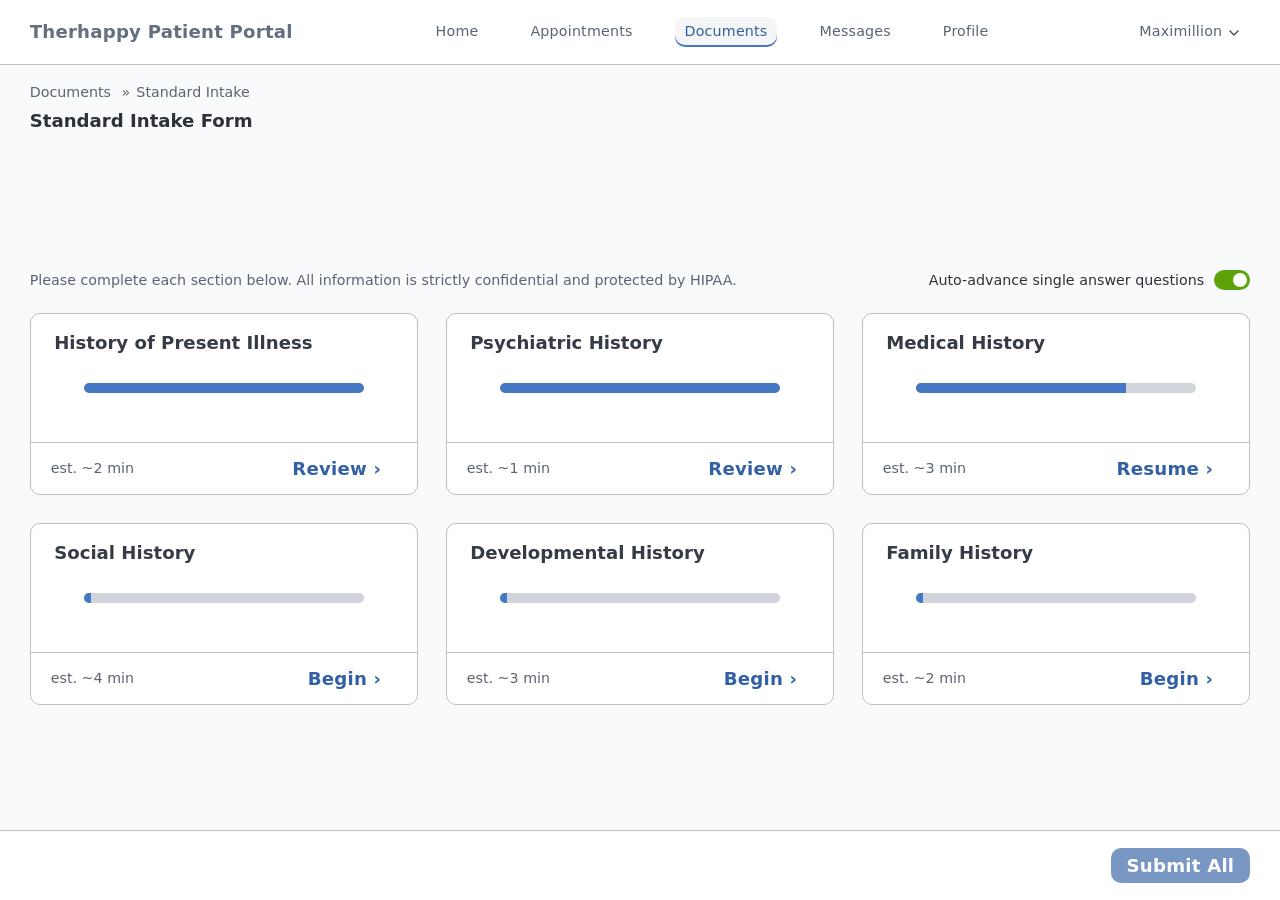
<file: index.html>
<!DOCTYPE html>
<html lang="en">

<head>
    <meta charset="utf-8">
    <meta name="viewport" content="width=device-width, initial-scale=1.0">
    <title>Prototype: Mobile Forms [DO-#####]</title>
    <link rel="stylesheet" href="app.css">
    <script src="app.js" defer></script>
    <meta name="author" content="ICANotes, LLC">
    <meta name="description" content="mobile forms system">
</head>

<body class="cover">

    <header class="stack-x">
        <span class="logo">Therhappy Patient Portal</span>
        <nav class="header-nav" aria-label="Main">
            <a href="#">Home</a>
            <a href="#">Appointments</a>
            <a href="index.html" class="active">Documents</a>
            <a href="#">Messages</a>
            <a href="#">Profile</a>
        </nav>
        <button class="user-menu" aria-expanded="false">
            Maximillion
            <svg xmlns="http://www.w3.org/2000/svg" width="16" height="16" viewBox="0 0 24 24" fill="none" stroke="currentColor" stroke-width="2" stroke-linecap="round" stroke-linejoin="round" aria-hidden="true">
                <path d="m6 9 6 6 6-6" />
            </svg>
        </button>
        <button id="main-menu" class="with-icon" onclick="menu()" aria-expanded="false" aria-label="Open menu">
            <svg class="icon" viewBox="0 0 10 10" stroke="currentColor" stroke-width="1.3">
                <path class="menu" d="M0,1 10,1 M0,5 10,5 M0,9 10,9" />
                <path class="x" d="M1,1 9,9 M5,5 5,5 M1,9 9,1" />
            </svg>
        </button>
    </header>

    <div class="stack-y" style="--gap:var(--space-05-15)">
        <nav class="breadcrumbs"><a href="index.html">Documents</a> <span>Standard Intake</span></nav>
        <h1>Standard Intake Form</h1>
    </div>

    <main>
        <div class="stack-x u-mbs30">
            <p class="hint">Please complete each section below. All information is strictly confidential and protected by HIPAA.</p>
            <label class="switch">
                <span>Auto-advance single answer questions</span>
                <input type="checkbox" id="auto-advance" checked>
            </label>
        </div>

        <div class="form-card-grid u-mbs3055">

            <div class="form-card">
                <div class="form-card-body">
                    <h2>History of Present Illness</h2>
                    <progress-bar value="100" max=" 100"></progress-bar>
                </div>
                <div class="form-card-footer">
                    <span class="hint">est. ~2 min</span>
                    <a href="1-start.html" class="btn">Review ›</a>
                </div>
            </div>

            <div class="form-card">
                <div class="form-card-body">
                    <h2>Psychiatric History</h2>
                    <progress-bar value="100" max="100"></progress-bar>
                </div>
                <div class="form-card-footer">
                    <span class="hint">est. ~1 min</span>
                    <a href="1-start.html" class="btn">Review ›</a>
                </div>
            </div>

            <div class="form-card">
                <div class="form-card-body">
                    <h2>Medical History</h2>
                    <progress-bar value="75" max="100"></progress-bar>
                </div>
                <div class="form-card-footer">
                    <span class="hint">est. ~3 min</span>
                    <a href="1-start.html" class="btn">Resume ›</a>
                </div>
            </div>

            <div class="form-card">
                <div class="form-card-body">
                    <h2>Social History</h2>
                    <progress-bar value="2.5" max="100"></progress-bar>
                </div>
                <div class="form-card-footer">
                    <span class="hint">est. ~4 min</span>
                    <a href="1-start.html" class="btn">Begin ›</a>
                </div>
            </div>

            <div class="form-card">
                <div class="form-card-body">
                    <h2>Developmental History</h2>
                    <progress-bar value="2.5" max="100"></progress-bar>
                </div>
                <div class="form-card-footer">
                    <span class="hint">est. ~3 min</span>
                    <a href="1-start.html" class="btn">Begin ›</a>
                </div>
            </div>

            <div class="form-card">
                <div class="form-card-body">
                    <h2>Family History</h2>
                    <progress-bar value="2.5" max="100"></progress-bar>
                </div>
                <div class="form-card-footer">
                    <span class="hint">est. ~2 min</span>
                    <a href="1-start.html" class="btn">Begin ›</a>
                </div>
            </div>

        </div>
    </main>

    <footer>
        <nav class="stack-x">
            <button class="primary" disabled>Submit All</button>
        </nav>
    </footer>

</body>

</html>
</file>
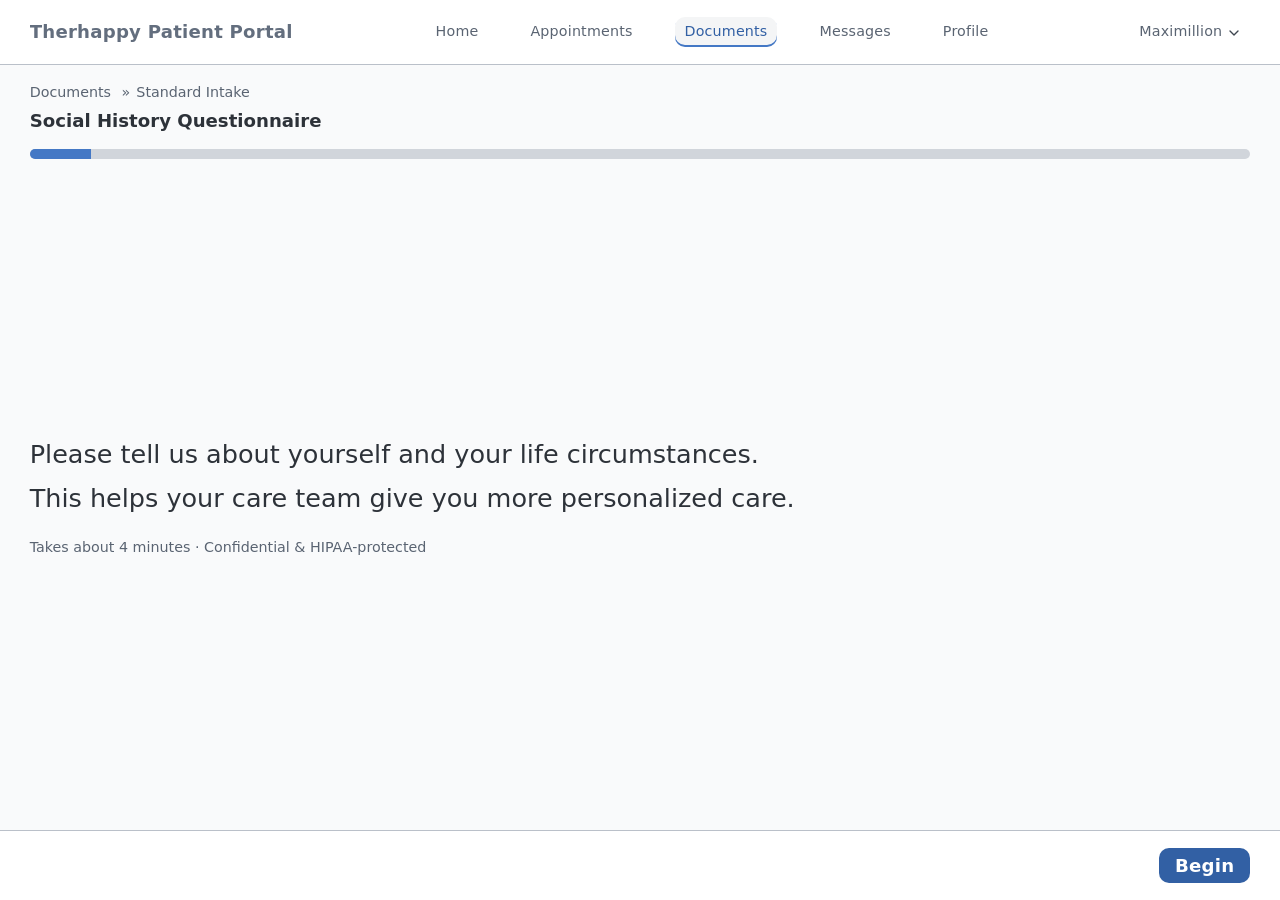
<file: 1-start.html>
<!DOCTYPE html>
<html lang="en">

<head>
    <meta charset="utf-8">
    <meta name="viewport" content="width=device-width, initial-scale=1.0">
    <title>Prototype: Mobile Forms [DO-#####]</title>
    <link rel="stylesheet" href="app.css">
    <script src="app.js" defer></script>
    <meta name="author" content="ICANotes, LLC">
    <meta name="description" content="mobile forms system">
</head>

<body class="cover">

    <header class="stack-x">
        <span class="logo">Therhappy Patient Portal</span>
        <nav class="header-nav" aria-label="Main">
            <a href="#">Home</a>
            <a href="#">Appointments</a>
            <a href="index.html" class="active">Documents</a>
            <a href="#">Messages</a>
            <a href="#">Profile</a>
        </nav>
        <button class="user-menu" aria-expanded="false">
            Maximillion
            <svg xmlns="http://www.w3.org/2000/svg" width="16" height="16" viewBox="0 0 24 24" fill="none" stroke="currentColor" stroke-width="2" stroke-linecap="round" stroke-linejoin="round" aria-hidden="true"><path d="m6 9 6 6 6-6"/></svg>
        </button>
        <button id="main-menu" class="with-icon" onclick="menu()" aria-expanded="false" aria-label="Open menu">
            <svg class="icon" viewBox="0 0 10 10" stroke="currentColor" stroke-width="1.3">
                <path class="menu" d="M0,1 10,1 M0,5 10,5 M0,9 10,9" />
                <path class="x" d="M1,1 9,9 M5,5 5,5 M1,9 9,1" />
            </svg>
        </button>
    </header>

    <div class="stack-y" style="--gap:var(--space-05-15)">
        <nav class="breadcrumbs"><a href="index.html">Documents</a> <a href="index.html">Standard Intake</a></nav>
        <h1>Social History Questionnaire</h1>
    </div>
    <progress-bar value="2.5" max="100" label="Form completion"></progress-bar>


    <main class="stack-y" style="--gap:var(--space-40)">
        <p class="intro">Please tell us about yourself and your life circumstances. This helps your care team give you more personalized care.</p>
        <p class="hint">Takes about 4 minutes · Confidential & HIPAA-protected</p>
    </main>

    <footer>
        <nav class="stack-x">
            <a href="2-demographics.html" class="btn primary">Begin</a>
        </nav>
    </footer>

</body>

</html>
</file>
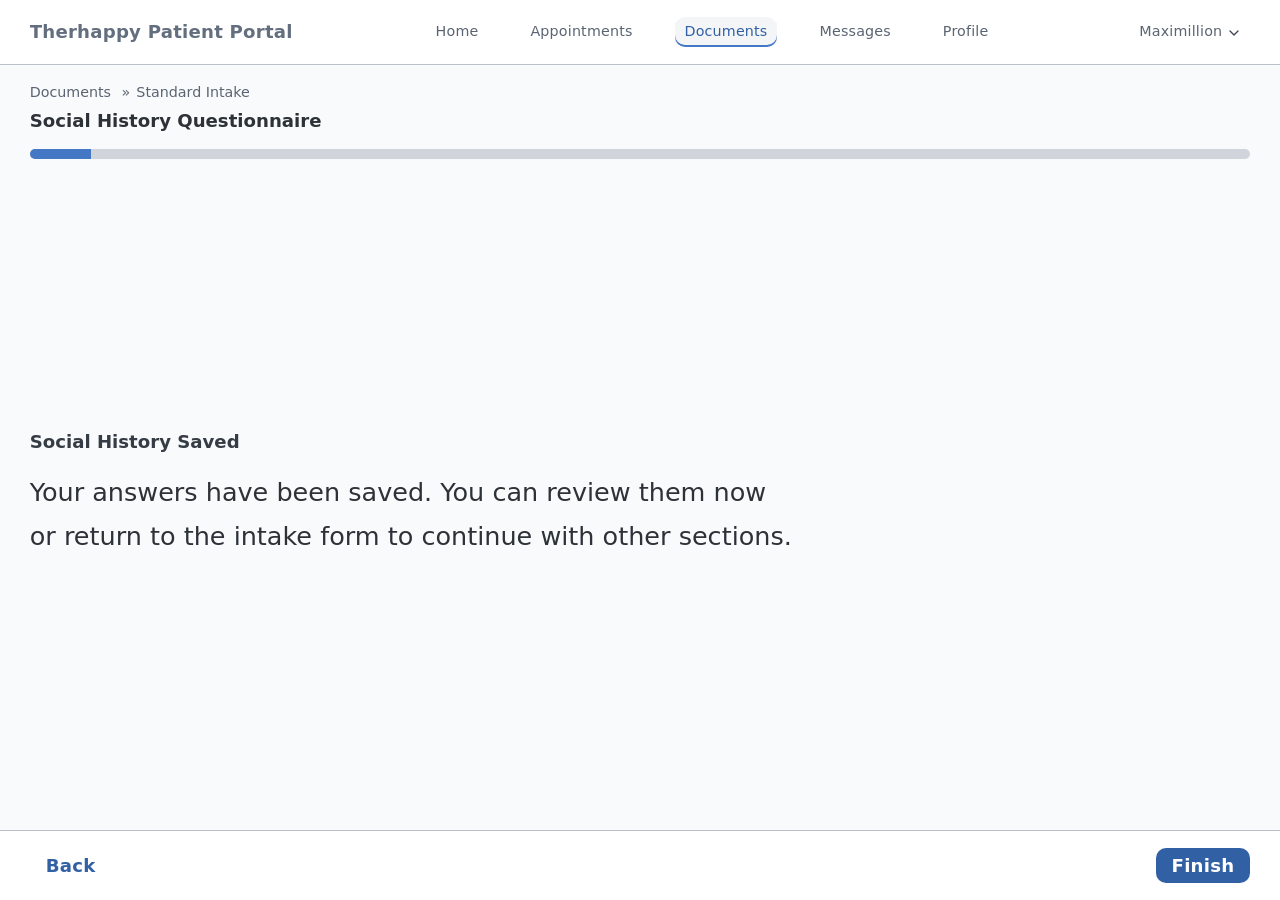
<file: 10-confirm.html>
<!DOCTYPE html>
<html lang="en">

<head>
    <meta charset="utf-8">
    <meta name="viewport" content="width=device-width, initial-scale=1.0">
    <title>Prototype: Mobile Forms [DO-#####]</title>
    <link rel="stylesheet" href="app.css">
    <script src="app.js" defer></script>
    <meta name="author" content="ICANotes, LLC">
    <meta name="description" content="mobile forms system">
</head>

<body class="cover">

    <header class="stack-x">
        <span class="logo">Therhappy Patient Portal</span>
        <nav class="header-nav" aria-label="Main">
            <a href="#">Home</a>
            <a href="#">Appointments</a>
            <a href="index.html" class="active">Documents</a>
            <a href="#">Messages</a>
            <a href="#">Profile</a>
        </nav>
        <button class="user-menu" aria-expanded="false">
            Maximillion
            <svg xmlns="http://www.w3.org/2000/svg" width="16" height="16" viewBox="0 0 24 24" fill="none" stroke="currentColor" stroke-width="2" stroke-linecap="round" stroke-linejoin="round" aria-hidden="true"><path d="m6 9 6 6 6-6"/></svg>
        </button>
        <button id="main-menu" class="with-icon" onclick="menu()" aria-expanded="false" aria-label="Open menu">
            <svg class="icon" viewBox="0 0 10 10" stroke="currentColor" stroke-width="1.3">
                <path class="menu" d="M0,1 10,1 M0,5 10,5 M0,9 10,9" />
                <path class="x" d="M1,1 9,9 M5,5 5,5 M1,9 9,1" />
            </svg>
        </button>
    </header>

    <div class="stack-y" style="--gap:var(--space-05-15)">
        <nav class="breadcrumbs">
            <a href="index.html">Documents</a> <a href="index.html">Standard Intake</a>
        </nav>
        <h1>Social History Questionnaire</h1>
    </div>
    <progress-bar value="2.5" max="100" label="Form completion"></progress-bar>

    <main class="stack-y" style="--gap:var(--space-40)">
        <h2>Social History Saved</h2>
        <p class="intro">Your answers have been saved. You can review them now or return to the intake form to continue with other sections.</p>
    </main>

    <footer>
        <nav class="stack-x">
            <a href="9-signature.html" class="btn">Back</a>
            <a href="index.html" class="btn primary" id="finish-btn">Finish</a>
        </nav>
    </footer>

    <script>
        document.getElementById('finish-btn').addEventListener('click', (e) => {
            e.preventDefault();
            sessionStorage.setItem('socialHistoryComplete', 'true');
            location.assign('index.html');
        });
    </script>

</body>

</html>
</file>
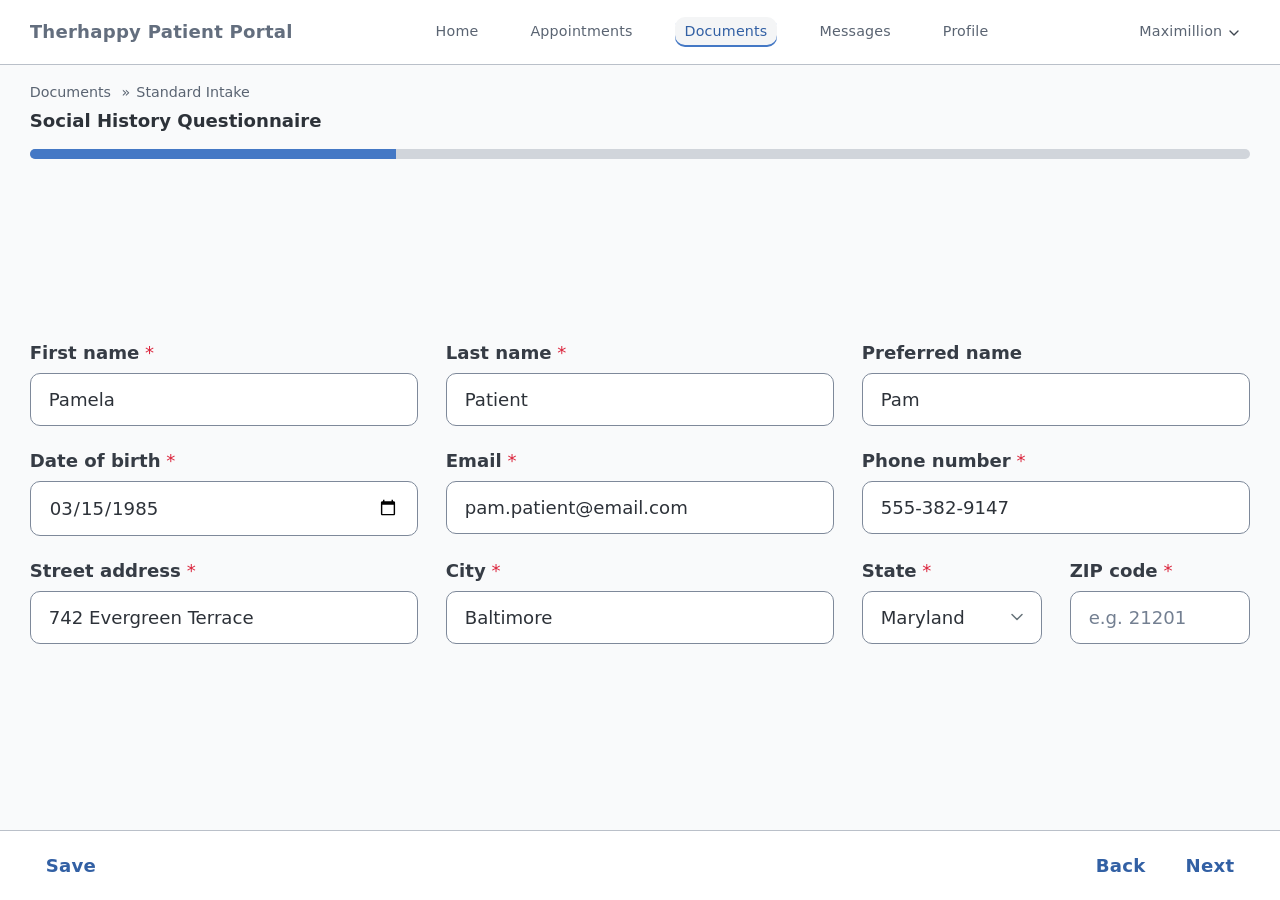
<file: 2-demographics.html>
<!DOCTYPE html>
<html lang="en">

<head>
    <meta charset="utf-8">
    <meta name="viewport" content="width=device-width, initial-scale=1.0">
    <title>Prototype: Mobile Forms [DO-#####]</title>
    <link rel="stylesheet" href="app.css">
    <script src="app.js" defer></script>
    <meta name="author" content="ICANotes, LLC">
    <meta name="description" content="mobile forms system">
</head>

<body class="cover">

    <header class="stack-x">
        <span class="logo">Therhappy Patient Portal</span>
        <nav class="header-nav" aria-label="Main">
            <a href="#">Home</a>
            <a href="#">Appointments</a>
            <a href="index.html" class="active">Documents</a>
            <a href="#">Messages</a>
            <a href="#">Profile</a>
        </nav>
        <button class="user-menu" aria-expanded="false">
            Maximillion
            <svg xmlns="http://www.w3.org/2000/svg" width="16" height="16" viewBox="0 0 24 24" fill="none" stroke="currentColor" stroke-width="2" stroke-linecap="round" stroke-linejoin="round" aria-hidden="true">
                <path d="m6 9 6 6 6-6" />
            </svg>
        </button>
        <button id="main-menu" class="with-icon" onclick="menu()" aria-expanded="false" aria-label="Open menu">
            <svg class="icon" viewBox="0 0 10 10" stroke="currentColor" stroke-width="1.3">
                <path class="menu" d="M0,1 10,1 M0,5 10,5 M0,9 10,9" />
                <path class="x" d="M1,1 9,9 M5,5 5,5 M1,9 9,1" />
            </svg>
        </button>
    </header>

    <div class="stack-y" style="--gap:var(--space-05-15)">
        <nav class="breadcrumbs"><a href="index.html">Documents</a> <a href="index.html">Standard Intake</a></nav>
        <h1>Social History Questionnaire</h1>
    </div>
    <progress-bar value="2.5" max="100" label="Form completion"></progress-bar>

    <main>
        <form class="stack-y" style="--gap:var(--space-50)">
            <div class="form-grid-3">
                <div class="field required">
                    <label for="first-name">First name</label>
                    <input id="first-name" name="firstName" type="text" autocomplete="given-name" aria-required="true" aria-describedby="first-name-error">
                    <div id="first-name-error" class="error-message" hidden>First name is required</div>
                </div>

                <div class="field required">
                    <label for="last-name">Last name</label>
                    <input id="last-name" name="lastName" type="text" autocomplete="family-name" aria-required="true" aria-describedby="last-name-error">
                    <div id="last-name-error" class="error-message" hidden>Last name is required</div>
                </div>

                <div class="field">
                    <label for="preferred-name">Preferred name</label>
                    <input id="preferred-name" name="preferredName" type="text" autocomplete="nickname">
                </div>
            </div>

            <div class="form-grid-3">
                <div class="field required">
                    <label for="dob">Date of birth</label>
                    <input id="dob" name="dob" type="date" aria-required="true" aria-describedby="dob-error">
                    <div id="dob-error" class="error-message" hidden>Date of birth is required</div>
                </div>

                <div class="field required">
                    <label for="email">Email</label>
                    <input id="email" name="email" type="email" inputmode="email" autocomplete="email" placeholder="me@domain.com" aria-required="true" aria-describedby="email-error">
                    <div id="email-error" class="error-message" hidden>Please enter a valid email</div>
                </div>

                <div class="field required">
                    <label for="phone">Phone number</label>
                    <input id="phone" name="phone" type="tel" inputmode="tel" autocomplete="tel" placeholder="555-555-5555" aria-required="true" aria-describedby="phone-error">
                    <div id="phone-error" class="error-message" hidden>Please enter a valid phone number</div>
                </div>
            </div>

            <div class="form-grid-3">
                <div class="field required">
                    <label for="address">Street address</label>
                    <input id="address" name="address" type="text" autocomplete="street-address" aria-required="true" aria-describedby="address-error">
                    <div id="address-error" class="error-message" hidden>Address is required</div>
                </div>

                <div class="field required">
                    <label for="city">City</label>
                    <input id="city" name="city" type="text" autocomplete="address-level2" aria-required="true" aria-describedby="city-error">
                    <div id="city-error" class="error-message" hidden>City is required</div>
                </div>

                <div class="form-grid-2">
                    <div class="field required">
                        <label for="state">State</label>
                        <select id="state" name="state" aria-required="true" aria-describedby="state-error">
                            <option value="">Select…</option>
                            <option>Alabama</option>
                            <option>Alaska</option>
                            <option>Arizona</option>
                            <option>Arkansas</option>
                            <option>California</option>
                            <option>Colorado</option>
                            <option>Connecticut</option>
                            <option>Delaware</option>
                            <option>Florida</option>
                            <option>Georgia</option>
                            <option>Hawaii</option>
                            <option>Idaho</option>
                            <option>Illinois</option>
                            <option>Indiana</option>
                            <option>Iowa</option>
                            <option>Kansas</option>
                            <option>Kentucky</option>
                            <option>Louisiana</option>
                            <option>Maine</option>
                            <option>Maryland</option>
                            <option>Massachusetts</option>
                            <option>Michigan</option>
                            <option>Minnesota</option>
                            <option>Mississippi</option>
                            <option>Missouri</option>
                            <option>Montana</option>
                            <option>Nebraska</option>
                            <option>Nevada</option>
                            <option>New Hampshire</option>
                            <option>New Jersey</option>
                            <option>New Mexico</option>
                            <option>New York</option>
                            <option>North Carolina</option>
                            <option>North Dakota</option>
                            <option>Ohio</option>
                            <option>Oklahoma</option>
                            <option>Oregon</option>
                            <option>Pennsylvania</option>
                            <option>Rhode Island</option>
                            <option>South Carolina</option>
                            <option>South Dakota</option>
                            <option>Tennessee</option>
                            <option>Texas</option>
                            <option>Utah</option>
                            <option>Vermont</option>
                            <option>Virginia</option>
                            <option>Washington</option>
                            <option>West Virginia</option>
                            <option>Wisconsin</option>
                            <option>Wyoming</option>
                        </select>
                        <div id="state-error" class="error-message" hidden>Please select a state</div>
                    </div>

                    <div class="field required">
                        <label for="zip">ZIP code</label>
                        <input id="zip" name="zip" type="text" inputmode="numeric" pattern="[0-9]{5}" placeholder="e.g. 21201" autocomplete="postal-code" aria-required="true" aria-describedby="zip-error">
                        <div id="zip-error" class="error-message" hidden>ZIP code is required</div>
                    </div>
                </div>
            </div>
        </form>
    </main>

    <footer>
        <nav class="stack-x">
            <button onclick="save()">Save</button>
            <span class="stack-x">
                <a href="1-start.html" class="btn">Back</a>
                <a href="3-employment.html" class="btn">Next</a>
            </span>
        </nav>
    </footer>

    <script>
        document.addEventListener('DOMContentLoaded', () => {
            const firstName = document.getElementById('first-name');
            const preferredName = document.getElementById('preferred-name');
            const stateSelect = document.getElementById('state');

            // Seed demo data if sessionStorage is empty
            if (!getFormData().firstName) {
                saveField('firstName', 'Pamela');
                saveField('lastName', 'Patient');
                saveField('preferredName', 'Pam');
                saveField('dob', '1985-03-15');
                saveField('email', 'pam.patient@email.com');
                saveField('phone', '555-382-9147');
                saveField('address', '742 Evergreen Terrace');
                saveField('city', 'Baltimore');
                saveField('state', 'Maryland');
                restoreForm();
                updateProgress();
                checkFormComplete();
            }

            stateSelect.value = 'Maryland';

            let userEditedPreferred = preferredName.value !== firstName.value;
            preferredName.addEventListener('input', () => { userEditedPreferred = true; });
            firstName.addEventListener('input', () => {
                if (!userEditedPreferred) preferredName.value = firstName.value;
            });
        });
    </script>
</body>

</html>
</file>
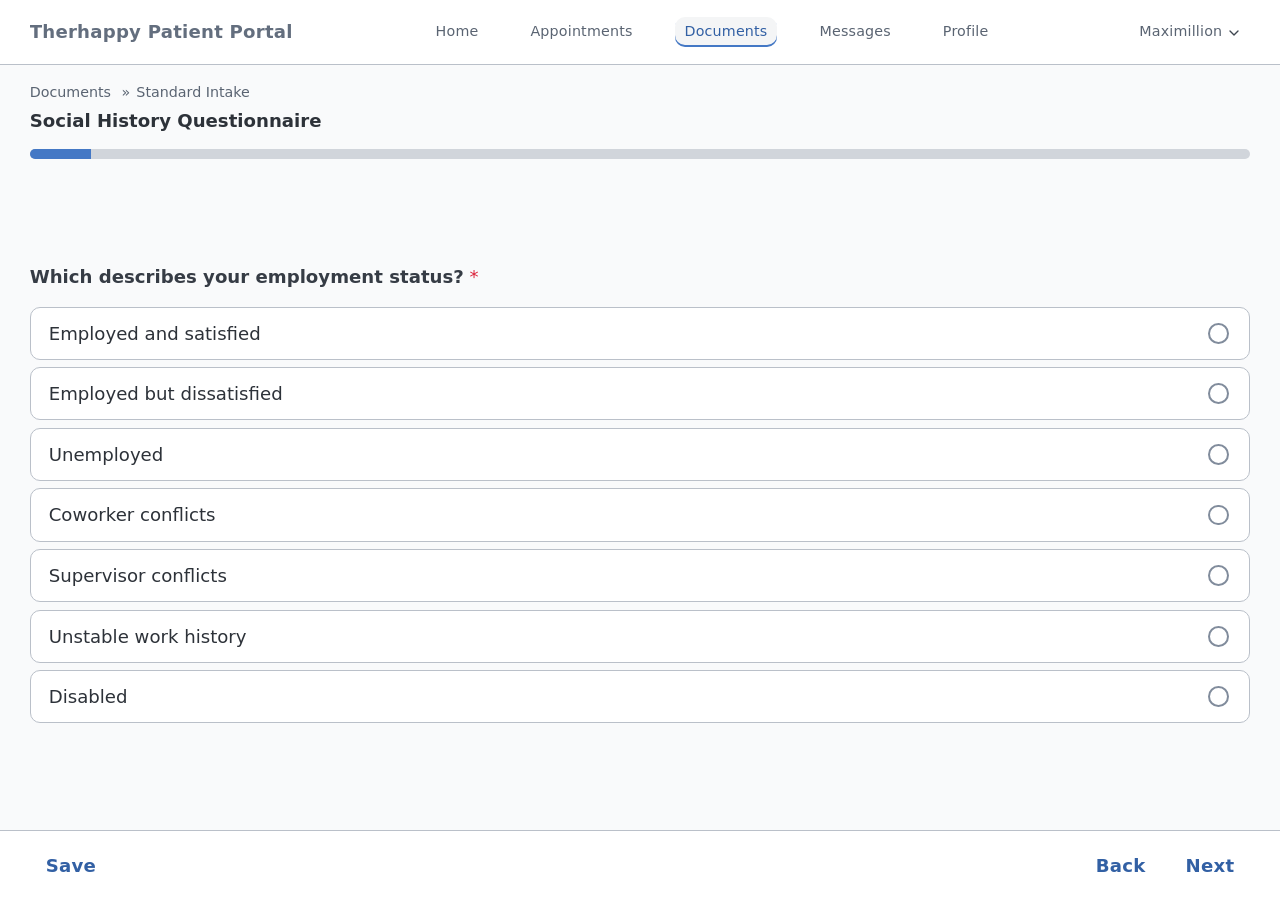
<file: 3-employment.html>
<!DOCTYPE html>
<html lang="en">

<head>
    <meta charset="utf-8">
    <meta name="viewport" content="width=device-width, initial-scale=1.0">
    <title>Prototype: Mobile Forms [DO-#####]</title>
    <link rel="stylesheet" href="app.css">
    <script src="app.js" defer></script>
    <meta name="author" content="ICANotes, LLC">
    <meta name="description" content="mobile forms system">
</head>

<body class="cover">

    <header class="stack-x">
        <span class="logo">Therhappy Patient Portal</span>
        <nav class="header-nav" aria-label="Main">
            <a href="#">Home</a>
            <a href="#">Appointments</a>
            <a href="index.html" class="active">Documents</a>
            <a href="#">Messages</a>
            <a href="#">Profile</a>
        </nav>
        <button class="user-menu" aria-expanded="false">
            Maximillion
            <svg xmlns="http://www.w3.org/2000/svg" width="16" height="16" viewBox="0 0 24 24" fill="none" stroke="currentColor" stroke-width="2" stroke-linecap="round" stroke-linejoin="round" aria-hidden="true"><path d="m6 9 6 6 6-6"/></svg>
        </button>
        <button id="main-menu" class="with-icon" onclick="menu()" aria-expanded="false" aria-label="Open menu">
            <svg class="icon" viewBox="0 0 10 10" stroke="currentColor" stroke-width="1.3">
                <path class="menu" d="M0,1 10,1 M0,5 10,5 M0,9 10,9" />
                <path class="x" d="M1,1 9,9 M5,5 5,5 M1,9 9,1" />
            </svg>
        </button>
    </header>

    <div class="stack-y" style="--gap:var(--space-05-15)">
        <nav class="breadcrumbs"><a href="index.html">Documents</a> <a href="index.html">Standard Intake</a></nav>
        <h1>Social History Questionnaire</h1>
    </div>
    <progress-bar value="2.5" max="100" label="Form completion"></progress-bar>

    <main>
        <form class="stack-y" style="--gap:var(--space-50)">
            <div class="stack-y" style="--gap:var(--space-15-25)" role="radiogroup" aria-labelledby="q-employment" aria-required="true">
                <h2 id="q-employment" class="required">Which describes your employment status?</h2>
                <div class="box split-x">
                    <label for="1">Employed and satisfied</label>
                    <input id="1" name="q" type="radio" value="employed-satisfied" />
                </div>
                <div class="box split-x">
                    <label for="2">Employed but dissatisfied</label>
                    <input id="2" name="q" type="radio" value="employed-dissatisfied" />
                </div>
                <div class="box split-x">
                    <label for="3">Unemployed</label>
                    <input id="3" name="q" type="radio" value="unemployed" />
                </div>
                <div class="box split-x">
                    <label for="4">Coworker conflicts</label>
                    <input id="4" name="q" type="radio" value="coworker-conflicts" />
                </div>
                <div class="box split-x">
                    <label for="5">Supervisor conflicts</label>
                    <input id="5" name="q" type="radio" value="supervisor-conflicts" />
                </div>
                <div class="box split-x">
                    <label for="6">Unstable work history</label>
                    <input id="6" name="q" type="radio" value="unstable-history" />
                </div>
                <div class="box split-x">
                    <label for="7">Disabled</label>
                    <input id="7" name="q" type="radio" value="disabled" />
                </div>
                <div class="error-message" hidden>Please select an option</div>
            </div>
        </form>
    </main>

    <footer>
        <nav class="stack-x">
            <button onclick="save()">Save</button>
            <span class="stack-x">
                <a href="2-demographics.html" class="btn">Back</a>
                <a href="4-living.html" class="btn">Next</a>
            </span>
        </nav>
    </footer>

</body>

</html>
</file>
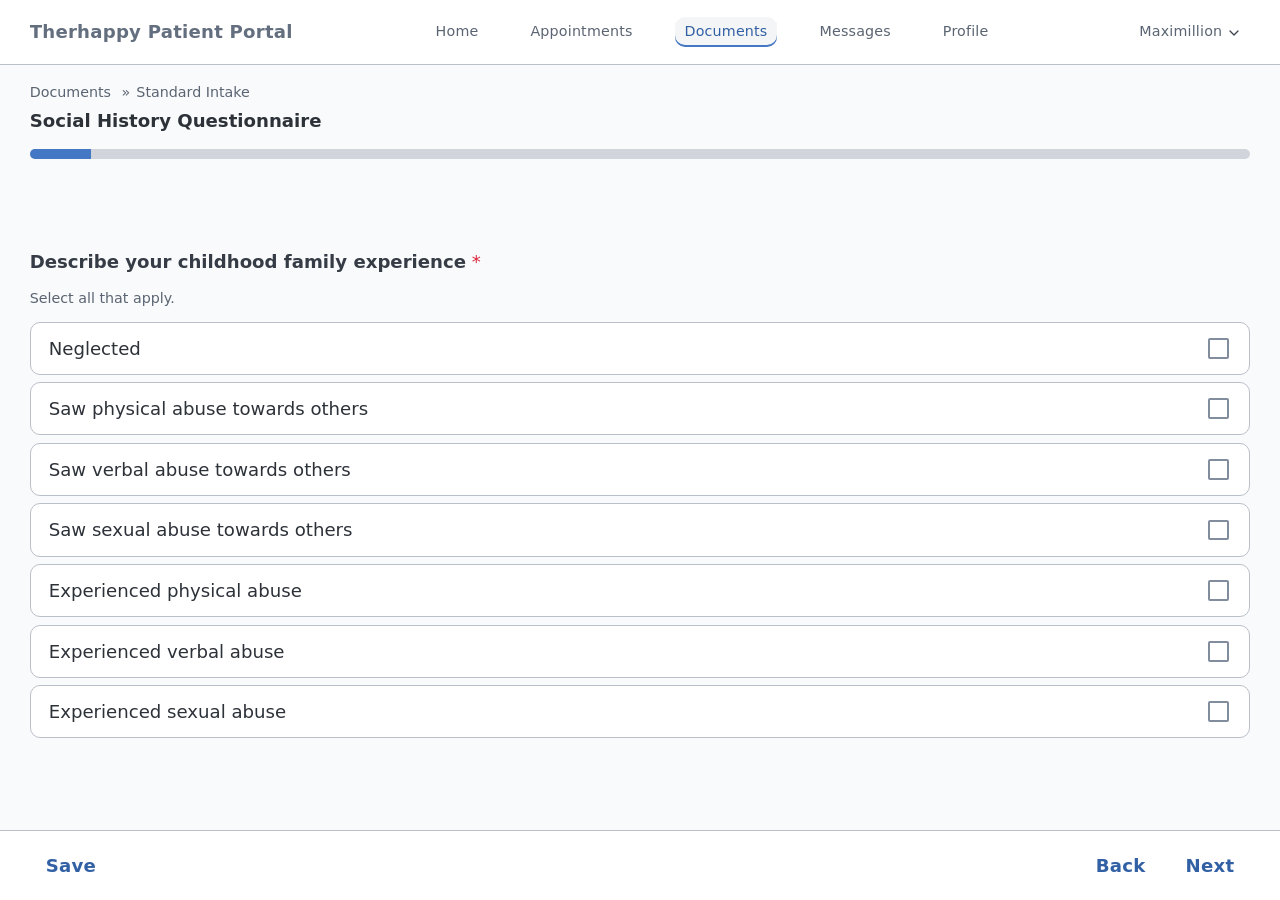
<file: 4-living.html>
<!DOCTYPE html>
<html lang="en">

<head>
    <meta charset="utf-8">
    <meta name="viewport" content="width=device-width, initial-scale=1.0">
    <title>Prototype: Mobile Forms [DO-#####]</title>
    <link rel="stylesheet" href="app.css">
    <script src="app.js" defer></script>
    <meta name="author" content="ICANotes, LLC">
    <meta name="description" content="mobile forms system">
</head>

<body class="cover">

    <header class="stack-x">
        <span class="logo">Therhappy Patient Portal</span>
        <nav class="header-nav" aria-label="Main">
            <a href="#">Home</a>
            <a href="#">Appointments</a>
            <a href="index.html" class="active">Documents</a>
            <a href="#">Messages</a>
            <a href="#">Profile</a>
        </nav>
        <button class="user-menu" aria-expanded="false">
            Maximillion
            <svg xmlns="http://www.w3.org/2000/svg" width="16" height="16" viewBox="0 0 24 24" fill="none" stroke="currentColor" stroke-width="2" stroke-linecap="round" stroke-linejoin="round" aria-hidden="true"><path d="m6 9 6 6 6-6"/></svg>
        </button>
        <button id="main-menu" class="with-icon" onclick="menu()" aria-expanded="false" aria-label="Open menu">
            <svg class="icon" viewBox="0 0 10 10" stroke="currentColor" stroke-width="1.3">
                <path class="menu" d="M0,1 10,1 M0,5 10,5 M0,9 10,9" />
                <path class="x" d="M1,1 9,9 M5,5 5,5 M1,9 9,1" />
            </svg>
        </button>
    </header>

    <div class="stack-y" style="--gap:var(--space-05-15)">
        <nav class="breadcrumbs"><a href="index.html">Documents</a> <a href="index.html">Standard Intake</a></nav>
        <h1>Social History Questionnaire</h1>
    </div>
    <progress-bar value="2.5" max="100" label="Form completion"></progress-bar>

    <main>
        <form class="stack-y" style="--gap:var(--space-50)">
            <div class="field" role="group" aria-labelledby="q-childhood" aria-required="true">
                <h2 id="q-childhood" class="required">Describe your childhood family experience</h2>
                <p class="hint">Select all that apply.</p>
                <div class="stack-y" style="--gap:var(--space-15-25)">
                    <div class="box split-x">
                        <label for="ch-1">Neglected</label>
                        <input id="ch-1" name="childhood" type="checkbox" value="neglected" />
                    </div>
                    <div class="box split-x">
                        <label for="ch-2">Saw physical abuse towards others</label>
                        <input id="ch-2" name="childhood" type="checkbox" value="saw-physical" />
                    </div>
                    <div class="box split-x">
                        <label for="ch-3">Saw verbal abuse towards others</label>
                        <input id="ch-3" name="childhood" type="checkbox" value="saw-verbal" />
                    </div>
                    <div class="box split-x">
                        <label for="ch-4">Saw sexual abuse towards others</label>
                        <input id="ch-4" name="childhood" type="checkbox" value="saw-sexual" />
                    </div>
                    <div class="box split-x">
                        <label for="ch-5">Experienced physical abuse</label>
                        <input id="ch-5" name="childhood" type="checkbox" value="exp-physical" />
                    </div>
                    <div class="box split-x">
                        <label for="ch-6">Experienced verbal abuse</label>
                        <input id="ch-6" name="childhood" type="checkbox" value="exp-verbal" />
                    </div>
                    <div class="box split-x">
                        <label for="ch-7">Experienced sexual abuse</label>
                        <input id="ch-7" name="childhood" type="checkbox" value="exp-sexual" />
                    </div>
                    <div class="error-message" hidden>Please select at least one option</div>
                </div>
            </div>
        </form>
    </main>

    <footer>
        <nav class="stack-x">
            <button onclick="save()">Save</button>
            <span class="stack-x">
                <a href="3-employment.html" class="btn">Back</a>
                <a href="5-family.html" class="btn">Next</a>
            </span>
        </nav>
    </footer>

</body>

</html>
</file>
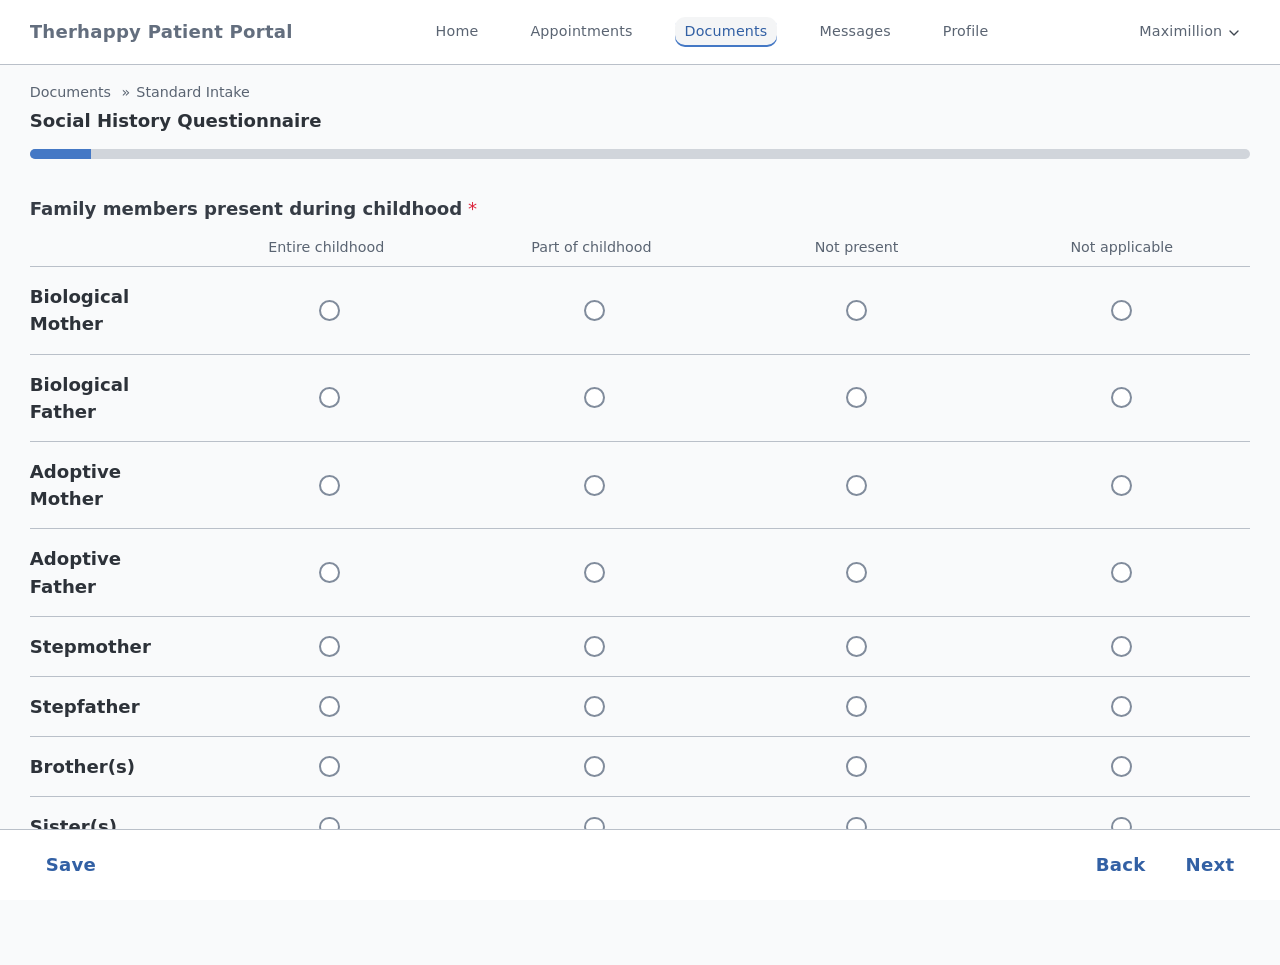
<file: 5-family.html>
<!DOCTYPE html>
<html lang="en">

<head>
    <meta charset="utf-8">
    <meta name="viewport" content="width=device-width, initial-scale=1.0">
    <title>Prototype: Mobile Forms [DO-#####]</title>
    <link rel="stylesheet" href="app.css">
    <script src="app.js" defer></script>
    <meta name="author" content="ICANotes, LLC">
    <meta name="description" content="mobile forms system">
</head>

<body class="cover">

    <header class="stack-x">
        <span class="logo">Therhappy Patient Portal</span>
        <nav class="header-nav" aria-label="Main">
            <a href="#">Home</a>
            <a href="#">Appointments</a>
            <a href="index.html" class="active">Documents</a>
            <a href="#">Messages</a>
            <a href="#">Profile</a>
        </nav>
        <button class="user-menu" aria-expanded="false">
            Maximillion
            <svg xmlns="http://www.w3.org/2000/svg" width="16" height="16" viewBox="0 0 24 24" fill="none" stroke="currentColor" stroke-width="2" stroke-linecap="round" stroke-linejoin="round" aria-hidden="true"><path d="m6 9 6 6 6-6"/></svg>
        </button>
        <button id="main-menu" class="with-icon" onclick="menu()" aria-expanded="false" aria-label="Open menu">
            <svg class="icon" viewBox="0 0 10 10" stroke="currentColor" stroke-width="1.3">
                <path class="menu" d="M0,1 10,1 M0,5 10,5 M0,9 10,9" />
                <path class="x" d="M1,1 9,9 M5,5 5,5 M1,9 9,1" />
            </svg>
        </button>
    </header>

    <div class="stack-y" style="--gap:var(--space-05-15)">
        <nav class="breadcrumbs"><a href="index.html">Documents</a> <a href="index.html">Standard Intake</a></nav>
        <h1>Social History Questionnaire</h1>
    </div>
    <progress-bar value="2.5" max="100" label="Form completion"></progress-bar>

    <main>
        <form class="stack-y" style="--gap:var(--space-50)">
            <div class="radio-table" role="group" aria-labelledby="q-family" aria-describedby="family-error">
                <h2 id="q-family" class="required">Family members present during childhood</h2>
                <div id="family-error" class="error-message" hidden>Please answer all rows</div>
                <div class="radio-table-grid">
                    <div class="radio-table-header" aria-hidden="true">
                        <span></span>
                        <span>Entire childhood</span>
                        <span>Part of childhood</span>
                        <span>Not present</span>
                        <span>Not applicable</span>
                    </div>

                    <div class="radio-table-row" role="radiogroup" aria-required="true" aria-label="Biological Mother">
                        <span class="radio-table-label">Biological Mother</span>
                        <label><input type="radio" name="bio-mother" value="entire"><span class="radio-table-option">Entire childhood</span></label>
                        <label><input type="radio" name="bio-mother" value="part"><span class="radio-table-option">Part of childhood</span></label>
                        <label><input type="radio" name="bio-mother" value="not-present"><span class="radio-table-option">Not present</span></label>
                        <label><input type="radio" name="bio-mother" value="na"><span class="radio-table-option">Not applicable</span></label>
                    </div>

                    <div class="radio-table-row" role="radiogroup" aria-required="true" aria-label="Biological Father">
                        <span class="radio-table-label">Biological Father</span>
                        <label><input type="radio" name="bio-father" value="entire"><span class="radio-table-option">Entire childhood</span></label>
                        <label><input type="radio" name="bio-father" value="part"><span class="radio-table-option">Part of childhood</span></label>
                        <label><input type="radio" name="bio-father" value="not-present"><span class="radio-table-option">Not present</span></label>
                        <label><input type="radio" name="bio-father" value="na"><span class="radio-table-option">Not applicable</span></label>
                    </div>

                    <div class="radio-table-row" role="radiogroup" aria-required="true" aria-label="Adoptive Mother">
                        <span class="radio-table-label">Adoptive Mother</span>
                        <label><input type="radio" name="adopt-mother" value="entire"><span class="radio-table-option">Entire childhood</span></label>
                        <label><input type="radio" name="adopt-mother" value="part"><span class="radio-table-option">Part of childhood</span></label>
                        <label><input type="radio" name="adopt-mother" value="not-present"><span class="radio-table-option">Not present</span></label>
                        <label><input type="radio" name="adopt-mother" value="na"><span class="radio-table-option">Not applicable</span></label>
                    </div>

                    <div class="radio-table-row" role="radiogroup" aria-required="true" aria-label="Adoptive Father">
                        <span class="radio-table-label">Adoptive Father</span>
                        <label><input type="radio" name="adopt-father" value="entire"><span class="radio-table-option">Entire childhood</span></label>
                        <label><input type="radio" name="adopt-father" value="part"><span class="radio-table-option">Part of childhood</span></label>
                        <label><input type="radio" name="adopt-father" value="not-present"><span class="radio-table-option">Not present</span></label>
                        <label><input type="radio" name="adopt-father" value="na"><span class="radio-table-option">Not applicable</span></label>
                    </div>

                    <div class="radio-table-row" role="radiogroup" aria-required="true" aria-label="Stepmother">
                        <span class="radio-table-label">Stepmother</span>
                        <label><input type="radio" name="stepmother" value="entire"><span class="radio-table-option">Entire childhood</span></label>
                        <label><input type="radio" name="stepmother" value="part"><span class="radio-table-option">Part of childhood</span></label>
                        <label><input type="radio" name="stepmother" value="not-present"><span class="radio-table-option">Not present</span></label>
                        <label><input type="radio" name="stepmother" value="na"><span class="radio-table-option">Not applicable</span></label>
                    </div>

                    <div class="radio-table-row" role="radiogroup" aria-required="true" aria-label="Stepfather">
                        <span class="radio-table-label">Stepfather</span>
                        <label><input type="radio" name="stepfather" value="entire"><span class="radio-table-option">Entire childhood</span></label>
                        <label><input type="radio" name="stepfather" value="part"><span class="radio-table-option">Part of childhood</span></label>
                        <label><input type="radio" name="stepfather" value="not-present"><span class="radio-table-option">Not present</span></label>
                        <label><input type="radio" name="stepfather" value="na"><span class="radio-table-option">Not applicable</span></label>
                    </div>

                    <div class="radio-table-row" role="radiogroup" aria-required="true" aria-label="Brother(s)">
                        <span class="radio-table-label">Brother(s)</span>
                        <label><input type="radio" name="brothers" value="entire"><span class="radio-table-option">Entire childhood</span></label>
                        <label><input type="radio" name="brothers" value="part"><span class="radio-table-option">Part of childhood</span></label>
                        <label><input type="radio" name="brothers" value="not-present"><span class="radio-table-option">Not present</span></label>
                        <label><input type="radio" name="brothers" value="na"><span class="radio-table-option">Not applicable</span></label>
                    </div>

                    <div class="radio-table-row" role="radiogroup" aria-required="true" aria-label="Sister(s)">
                        <span class="radio-table-label">Sister(s)</span>
                        <label><input type="radio" name="sisters" value="entire"><span class="radio-table-option">Entire childhood</span></label>
                        <label><input type="radio" name="sisters" value="part"><span class="radio-table-option">Part of childhood</span></label>
                        <label><input type="radio" name="sisters" value="not-present"><span class="radio-table-option">Not present</span></label>
                        <label><input type="radio" name="sisters" value="na"><span class="radio-table-option">Not applicable</span></label>
                    </div>
                </div>
            </div>
        </form>
    </main>

    <footer>
        <nav class="stack-x">
            <button onclick="save()">Save</button>
            <span class="stack-x">
                <a href="4-living.html" class="btn">Back</a>
                <a href="6-history.html" class="btn">Next</a>
            </span>
        </nav>
    </footer>

</body>

</html>
</file>
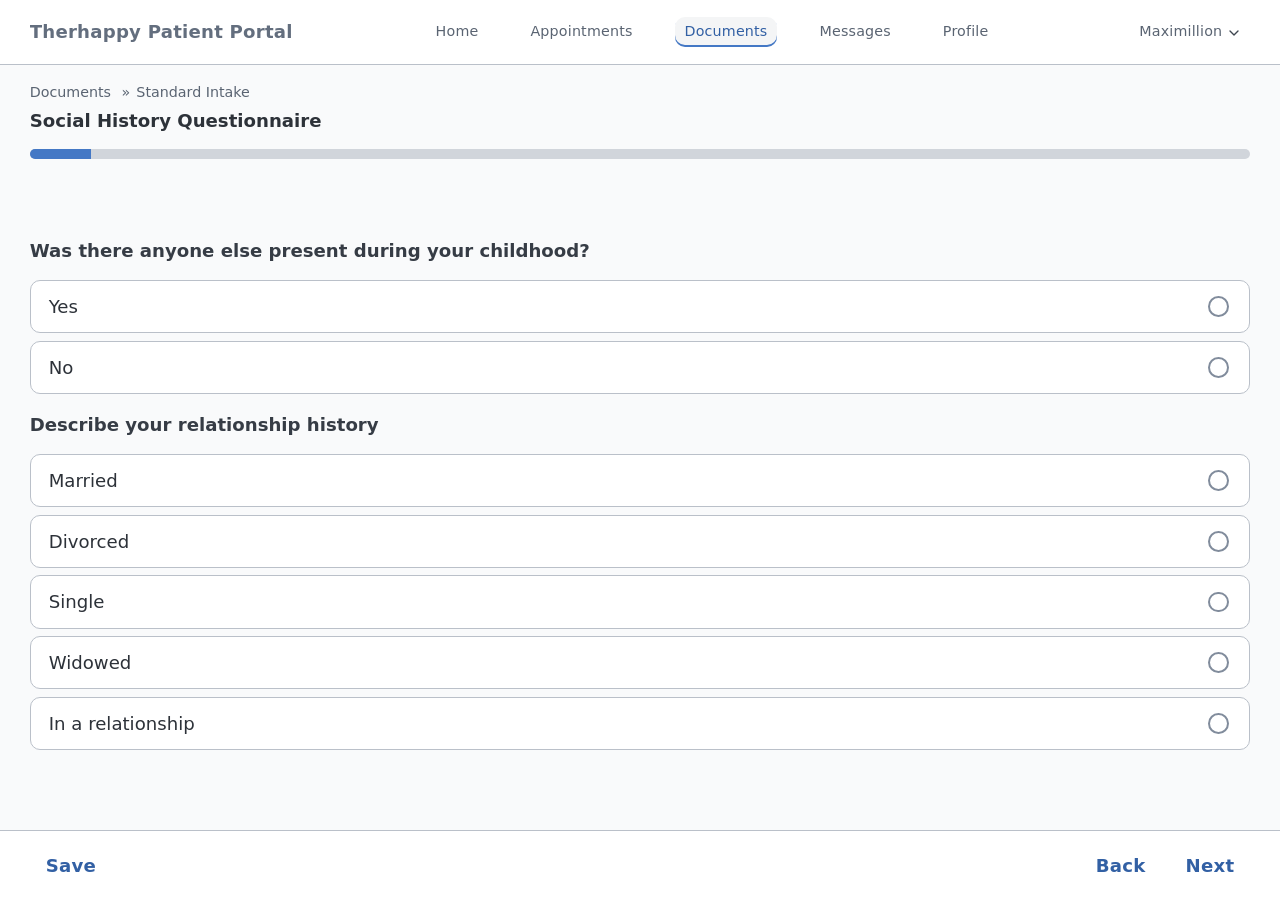
<file: 6-history.html>
<!DOCTYPE html>
<html lang="en">

<head>
    <meta charset="utf-8">
    <meta name="viewport" content="width=device-width, initial-scale=1.0">
    <title>Prototype: Mobile Forms [DO-#####]</title>
    <link rel="stylesheet" href="app.css">
    <script src="app.js" defer></script>
    <meta name="author" content="ICANotes, LLC">
    <meta name="description" content="mobile forms system">
</head>

<body class="cover">

    <header class="stack-x">
        <span class="logo">Therhappy Patient Portal</span>
        <nav class="header-nav" aria-label="Main">
            <a href="#">Home</a>
            <a href="#">Appointments</a>
            <a href="index.html" class="active">Documents</a>
            <a href="#">Messages</a>
            <a href="#">Profile</a>
        </nav>
        <button class="user-menu" aria-expanded="false">
            Maximillion
            <svg xmlns="http://www.w3.org/2000/svg" width="16" height="16" viewBox="0 0 24 24" fill="none" stroke="currentColor" stroke-width="2" stroke-linecap="round" stroke-linejoin="round" aria-hidden="true"><path d="m6 9 6 6 6-6"/></svg>
        </button>
        <button id="main-menu" class="with-icon" onclick="menu()" aria-expanded="false" aria-label="Open menu">
            <svg class="icon" viewBox="0 0 10 10" stroke="currentColor" stroke-width="1.3">
                <path class="menu" d="M0,1 10,1 M0,5 10,5 M0,9 10,9" />
                <path class="x" d="M1,1 9,9 M5,5 5,5 M1,9 9,1" />
            </svg>
        </button>
    </header>

    <div class="stack-y" style="--gap:var(--space-05-15)">
        <nav class="breadcrumbs"><a href="index.html">Documents</a> <a href="index.html">Standard Intake</a></nav>
        <h1>Social History Questionnaire</h1>
    </div>
    <progress-bar value="2.5" max="100" label="Form completion"></progress-bar>

    <main>
        <form class="stack-y" style="--gap:var(--space-50)">
            <!-- Branching: radio triggers conditional fields -->
            <div class="stack-y" style="--gap:var(--space-15-25)" role="radiogroup" aria-labelledby="q-other" aria-required="true">
                <h2 id="q-other">Was there anyone else present during your childhood?</h2>
                <div class="box split-x">
                    <label for="other-yes">Yes</label>
                    <input id="other-yes" name="otherPresent" type="radio" value="yes" />
                </div>
                <div class="box split-x">
                    <label for="other-no">No</label>
                    <input id="other-no" name="otherPresent" type="radio" value="no" />
                </div>
                <div class="error-message" hidden>Please select an option</div>
            </div>
            <div id="branch-yes" hidden>
                <div class="stack-y" style="--gap:var(--space-55)">
                    <div class="field required">
                        <label for="other-who">Who was this person?</label>
                        <input id="other-who" name="otherWho" type="text">
                        <div id="other-who-error" class="error-message" hidden>This field is required</div>
                    </div>

                    <div class="stack-y" style="--gap:var(--space-15-25)" role="radiogroup" aria-labelledby="q-when">
                        <h2 id="q-when">When were they present?</h2>
                        <div class="box split-x">
                            <label for="when-entire">Entire childhood</label>
                            <input id="when-entire" name="otherWhen" type="radio" value="entire" />
                        </div>
                        <div class="box split-x">
                            <label for="when-part">Part of childhood</label>
                            <input id="when-part" name="otherWhen" type="radio" value="part" />
                        </div>
                    </div>
                </div>
            </div>

            <!-- Relationship as radio (short list = browse, not recall) -->
            <div class="stack-y" style="--gap:var(--space-15-25)" role="radiogroup" aria-labelledby="q-rel" aria-required="true">
                <h2 id="q-rel">Describe your relationship history</h2>
                <div class="box split-x">
                    <label for="rel-1">Married</label>
                    <input id="rel-1" name="relationship" type="radio" value="married" />
                </div>
                <div class="box split-x">
                    <label for="rel-2">Divorced</label>
                    <input id="rel-2" name="relationship" type="radio" value="divorced" />
                </div>
                <div class="box split-x">
                    <label for="rel-3">Single</label>
                    <input id="rel-3" name="relationship" type="radio" value="single" />
                </div>
                <div class="box split-x">
                    <label for="rel-4">Widowed</label>
                    <input id="rel-4" name="relationship" type="radio" value="widowed" />
                </div>
                <div class="box split-x">
                    <label for="rel-5">In a relationship</label>
                    <input id="rel-5" name="relationship" type="radio" value="in-relationship" />
                </div>
                <div class="error-message" hidden>Please select an option</div>
            </div>
        </form>
    </main>

    <footer>
        <nav class="stack-x">
            <button onclick="save()">Save</button>
            <span class="stack-x">
                <a href="5-family.html" class="btn">Back</a>
                <a href="7-medications.html" class="btn">Next</a>
            </span>
        </nav>
    </footer>

    <script>
        document.querySelectorAll('input[name="otherPresent"]').forEach(radio => {
            radio.addEventListener('change', () => {
                const branch = document.getElementById('branch-yes');
                const showBranch = radio.value === 'yes';
                branch.hidden = !showBranch;

                // Toggle required on conditional fields and groups
                branch.querySelectorAll('input:not([type=radio]), select').forEach(field => {
                    if (showBranch) {
                        field.setAttribute('aria-required', 'true');
                    } else {
                        field.removeAttribute('aria-required');
                    }
                });
                branch.querySelectorAll('[role="radiogroup"]').forEach(group => {
                    if (showBranch) {
                        group.setAttribute('aria-required', 'true');
                    } else {
                        group.removeAttribute('aria-required');
                    }
                });

                checkFormComplete();
            });
        });
    </script>

</body>

</html>
</file>
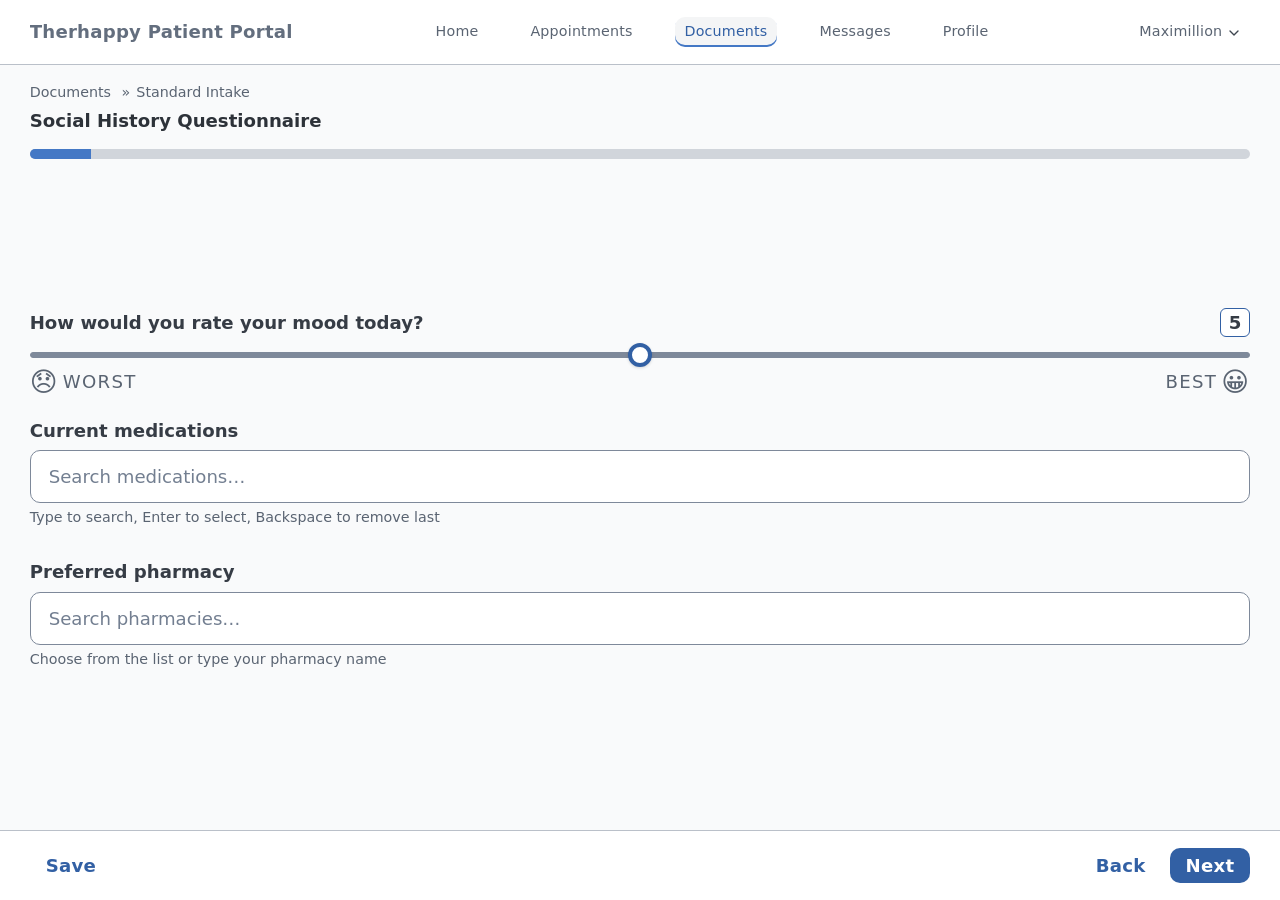
<file: 7-medications.html>
<!DOCTYPE html>
<html lang="en">

<head>
    <meta charset="utf-8">
    <meta name="viewport" content="width=device-width, initial-scale=1.0">
    <title>Prototype: Mobile Forms [DO-#####]</title>
    <script src="app.js" defer></script>
    <link rel="stylesheet" href="app.css">
    <meta name="author" content="ICANotes, LLC">
    <meta name="description" content="mobile forms system">
</head>

<body class="cover">

    <header class="stack-x">
        <span class="logo">Therhappy Patient Portal</span>
        <nav class="header-nav" aria-label="Main">
            <a href="#">Home</a>
            <a href="#">Appointments</a>
            <a href="index.html" class="active">Documents</a>
            <a href="#">Messages</a>
            <a href="#">Profile</a>
        </nav>
        <button class="user-menu" aria-expanded="false">
            Maximillion
            <svg xmlns="http://www.w3.org/2000/svg" width="16" height="16" viewBox="0 0 24 24" fill="none" stroke="currentColor" stroke-width="2" stroke-linecap="round" stroke-linejoin="round" aria-hidden="true"><path d="m6 9 6 6 6-6"/></svg>
        </button>
        <button id="main-menu" class="with-icon" onclick="menu()" aria-expanded="false" aria-label="Open menu">
            <svg class="icon" viewBox="0 0 10 10" stroke="currentColor" stroke-width="1.3">
                <path class="menu" d="M0,1 10,1 M0,5 10,5 M0,9 10,9" />
                <path class="x" d="M1,1 9,9 M5,5 5,5 M1,9 9,1" />
            </svg>
        </button>
    </header>

    <div class="stack-y" style="--gap:var(--space-05-15)">
        <nav class="breadcrumbs"><a href="index.html">Documents</a> <a href="index.html">Standard Intake</a></nav>
        <h1>Social History Questionnaire</h1>
    </div>
    <progress-bar value="2.5" max="100" label="Form completion"></progress-bar>

    <main>
        <form class="stack-y" style="--gap:var(--space-50)">

            <div class="field">
                <div class="split-x slider-header">
                    <label for="mood-input">How would you rate your mood today?</label>
                    <span class="slider-value">5</span>
                </div>
                <div class="slider-wrap">
                    <input id="mood-input" name="moodScore" type="range" min="0" max="10" value="5" aria-valuemin="0" aria-valuemax="10" aria-valuenow="5">
                    <div class="slider-labels">
                        <span class="slider-label"><span class="slider-emoji">&#128542;</span> Worst</span>
                        <span class="slider-label">Best <span class="slider-emoji">&#128512;</span></span>
                    </div>
                </div>
            </div>

            <div class="field">
                <label for="medication-input">Current medications</label>
                <div class="chip-container" id="chip-container" aria-label="Selected medications"></div>
                <div class="combobox-wrap">
                    <input id="medication-input" type="text" role="combobox" aria-autocomplete="list" aria-expanded="false" aria-controls="medication-listbox" aria-activedescendant="" aria-multiselectable="true" autocomplete="off" placeholder="Search medications…">
                    <ul id="medication-listbox" role="listbox" aria-label="Medications" hidden></ul>
                </div>
                <div class="hint">Type to search, Enter to select, Backspace to remove last</div>
            </div>

            <div class="field">
                <label for="pharmacy-input">Preferred pharmacy</label>
                <div class="combobox-wrap">
                    <input id="pharmacy-input" type="text" role="combobox" aria-autocomplete="list" aria-expanded="false" aria-controls="pharmacy-listbox" aria-activedescendant="" autocomplete="off" placeholder="Search pharmacies…">
                    <ul id="pharmacy-listbox" role="listbox" aria-label="Pharmacies" hidden></ul>
                    <div class="hint">Choose from the list or type your pharmacy name</div>
                </div>

        </form>
    </main>

    <footer>
        <nav class="stack-x">
            <button onclick="save()">Save</button>
            <span class="stack-x">
                <a href="6-history.html" class="btn">Back</a>
                <a href="8-notes-upload.html" class="btn">Next</a>
            </span>
        </nav>
    </footer>

    <script>
        document.addEventListener('DOMContentLoaded', () => {
            const MEDICATIONS = [
                'Alprazolam (Xanax)', 'Amitriptyline (Elavil)', 'Aripiprazole (Abilify)',
                'Atomoxetine (Strattera)', 'Bupropion (Wellbutrin)', 'Buspirone (BuSpar)',
                'Carbamazepine (Tegretol)', 'Citalopram (Celexa)', 'Clonazepam (Klonopin)',
                'Clonidine (Catapres)', 'Desvenlafaxine (Pristiq)', 'Diazepam (Valium)',
                'Duloxetine (Cymbalta)', 'Escitalopram (Lexapro)', 'Fluoxetine (Prozac)',
                'Gabapentin (Neurontin)', 'Hydroxyzine (Vistaril)', 'Lamotrigine (Lamictal)',
                'Lithium (Lithobid)', 'Lorazepam (Ativan)', 'Methylphenidate (Ritalin)',
                'Mirtazapine (Remeron)', 'Olanzapine (Zyprexa)', 'Paroxetine (Paxil)',
                'Prazosin (Minipress)', 'Quetiapine (Seroquel)', 'Risperidone (Risperdal)',
                'Sertraline (Zoloft)', 'Topiramate (Topamax)', 'Trazodone (Desyrel)',
                'Valproic Acid (Depakote)', 'Venlafaxine (Effexor)', 'Ziprasidone (Geodon)'
            ];

            const input = document.getElementById('medication-input');
            const listbox = document.getElementById('medication-listbox');
            const chipContainer = document.getElementById('chip-container');
            const selected = new Set();
            let activeIndex = -1;

            function buildOptions(filter) {
                const matches = filter
                    ? MEDICATIONS.filter(m => m.toLowerCase().includes(filter.toLowerCase()))
                    : [];
                listbox.innerHTML = '';
                activeIndex = -1;

                if (!matches.length) { close(); return; }

                matches.forEach((med, i) => {
                    const li = document.createElement('li');
                    li.id = `med-option-${i}`;
                    li.role = 'option';
                    li.textContent = med;
                    if (selected.has(med)) li.setAttribute('aria-selected', 'true');
                    li.addEventListener('click', () => toggle(med));
                    listbox.appendChild(li);
                });
                open();
            }

            function open() {
                listbox.hidden = false;
                input.setAttribute('aria-expanded', 'true');
            }

            function close() {
                listbox.hidden = true;
                input.setAttribute('aria-expanded', 'false');
                input.setAttribute('aria-activedescendant', '');
                activeIndex = -1;
            }

            function toggle(value) {
                if (selected.has(value)) {
                    remove(value);
                } else {
                    selected.add(value);
                    addChip(value);
                }
                input.value = '';
                buildOptions('');
                input.focus();
                saveField('medications', [...selected]);
                updateProgress();
                checkFormComplete();
            }

            function addChip(value) {
                const chip = document.createElement('span');
                chip.className = 'chip';
                chip.dataset.value = value;
                chip.innerHTML = `${value}<button class="chip-remove" aria-label="Remove ${value}"><svg viewBox="0 0 24 24" stroke="currentColor" stroke-width="2.5" fill="none"><line x1="18" y1="6" x2="6" y2="18"/><line x1="6" y1="6" x2="18" y2="18"/></svg></button>`;
                chip.querySelector('button').addEventListener('click', () => remove(value));
                chipContainer.appendChild(chip);
            }

            function remove(value) {
                selected.delete(value);
                chipContainer.querySelector(`[data-value="${CSS.escape(value)}"]`)?.remove();
                if (!listbox.hidden) buildOptions(input.value);
                saveField('medications', [...selected]);
                updateProgress();
                checkFormComplete();
            }

            function setActive(index) {
                const options = listbox.querySelectorAll('[role="option"]');
                options.forEach(o => o.classList.remove('active'));
                if (index >= 0 && index < options.length) {
                    activeIndex = index;
                    options[index].classList.add('active');
                    input.setAttribute('aria-activedescendant', options[index].id);
                    options[index].scrollIntoView({ block: 'nearest' });
                }
            }

            input.addEventListener('input', () => buildOptions(input.value));

            input.addEventListener('keydown', (e) => {
                const options = listbox.querySelectorAll('[role="option"]');

                switch (e.key) {
                    case 'ArrowDown':
                        e.preventDefault();
                        if (!options.length) return;
                        setActive(Math.min(activeIndex + 1, options.length - 1));
                        break;
                    case 'ArrowUp':
                        e.preventDefault();
                        if (!options.length) return;
                        setActive(Math.max(activeIndex - 1, 0));
                        break;
                    case 'Enter':
                        e.preventDefault();
                        if (activeIndex >= 0 && options[activeIndex]) toggle(options[activeIndex].textContent);
                        break;
                    case 'Escape':
                        close();
                        break;
                    case 'Backspace':
                        if (!input.value && selected.size) {
                            const last = [...selected].pop();
                            remove(last);
                        }
                        break;
                }
            });

            input.addEventListener('blur', () => setTimeout(close, 150));

            // -- pharmacy single-select ---------------------------
            const PHARMACIES = [
                'CVS Pharmacy', 'Walgreens', 'Rite Aid', 'Walmart Pharmacy',
                'Costco Pharmacy', 'Kroger Pharmacy', 'Publix Pharmacy',
                'Safeway Pharmacy', 'Target Pharmacy (CVS)', 'Albertsons Pharmacy',
                'Sam\'s Club Pharmacy', 'Meijer Pharmacy', 'H-E-B Pharmacy',
                'Duane Reade', 'Kinney Drugs', 'Good Neighbor Pharmacy',
                'Mail-order/Express Scripts', 'Mail-order/OptumRx',
                'Mail-order/Caremark', 'Other'
            ];

            const pharmInput = document.getElementById('pharmacy-input');
            const pharmListbox = document.getElementById('pharmacy-listbox');
            let pharmActiveIndex = -1;

            function pharmBuildOptions(filter) {
                const matches = filter
                    ? PHARMACIES.filter(p => p.toLowerCase().includes(filter.toLowerCase()))
                    : PHARMACIES;
                pharmListbox.innerHTML = '';
                pharmActiveIndex = -1;
                if (!matches.length) { pharmClose(); return; }
                matches.forEach((p, i) => {
                    const li = document.createElement('li');
                    li.id = `pharm-option-${i}`;
                    li.role = 'option';
                    li.textContent = p;
                    li.addEventListener('click', () => pharmSelect(p));
                    pharmListbox.appendChild(li);
                });
                pharmOpen();
            }

            function pharmOpen() {
                pharmListbox.hidden = false;
                pharmInput.setAttribute('aria-expanded', 'true');
            }

            function pharmClose() {
                pharmListbox.hidden = true;
                pharmInput.setAttribute('aria-expanded', 'false');
                pharmInput.setAttribute('aria-activedescendant', '');
                pharmActiveIndex = -1;
            }

            function pharmSelect(value) {
                pharmInput.value = value;
                pharmClose();
                pharmInput.focus();
                saveField('pharmacy', value);
                updateProgress();
                checkFormComplete();
            }

            function pharmSetActive(index) {
                const options = pharmListbox.querySelectorAll('[role="option"]');
                options.forEach(o => o.classList.remove('active'));
                if (index >= 0 && index < options.length) {
                    pharmActiveIndex = index;
                    options[index].classList.add('active');
                    pharmInput.setAttribute('aria-activedescendant', options[index].id);
                    options[index].scrollIntoView({ block: 'nearest' });
                }
            }

            pharmInput.addEventListener('focus', () => pharmBuildOptions(pharmInput.value));
            pharmInput.addEventListener('input', () => pharmBuildOptions(pharmInput.value));

            pharmInput.addEventListener('keydown', (e) => {
                const options = pharmListbox.querySelectorAll('[role="option"]');
                switch (e.key) {
                    case 'ArrowDown':
                        e.preventDefault();
                        if (!pharmListbox.hidden) pharmSetActive(Math.min(pharmActiveIndex + 1, options.length - 1));
                        else pharmBuildOptions(pharmInput.value);
                        break;
                    case 'ArrowUp':
                        e.preventDefault();
                        pharmSetActive(Math.max(pharmActiveIndex - 1, 0));
                        break;
                    case 'Enter':
                        e.preventDefault();
                        if (pharmActiveIndex >= 0 && options[pharmActiveIndex]) pharmSelect(options[pharmActiveIndex].textContent);
                        break;
                    case 'Escape':
                        pharmClose();
                        break;
                }
            });

            pharmInput.addEventListener('blur', () => setTimeout(pharmClose, 150));

            // -- mood slider ---------------------------------------
            const moodInput = document.getElementById('mood-input');
            const moodValue = document.querySelector('.slider-value');
            moodInput.addEventListener('input', () => {
                moodValue.textContent = moodInput.value;
                moodInput.setAttribute('aria-valuenow', moodInput.value);
            });

            // -- restore combobox values ---------------------------
            const saved = getFormData();
            if (Array.isArray(saved.medications)) {
                saved.medications.forEach(med => { selected.add(med); addChip(med); });
            }
            if (saved.pharmacy) pharmInput.value = saved.pharmacy;
            if (saved.moodScore) {
                moodInput.value = saved.moodScore;
                moodValue.textContent = saved.moodScore;
                moodInput.setAttribute('aria-valuenow', saved.moodScore);
            }
        });
    </script>

</html>
</file>
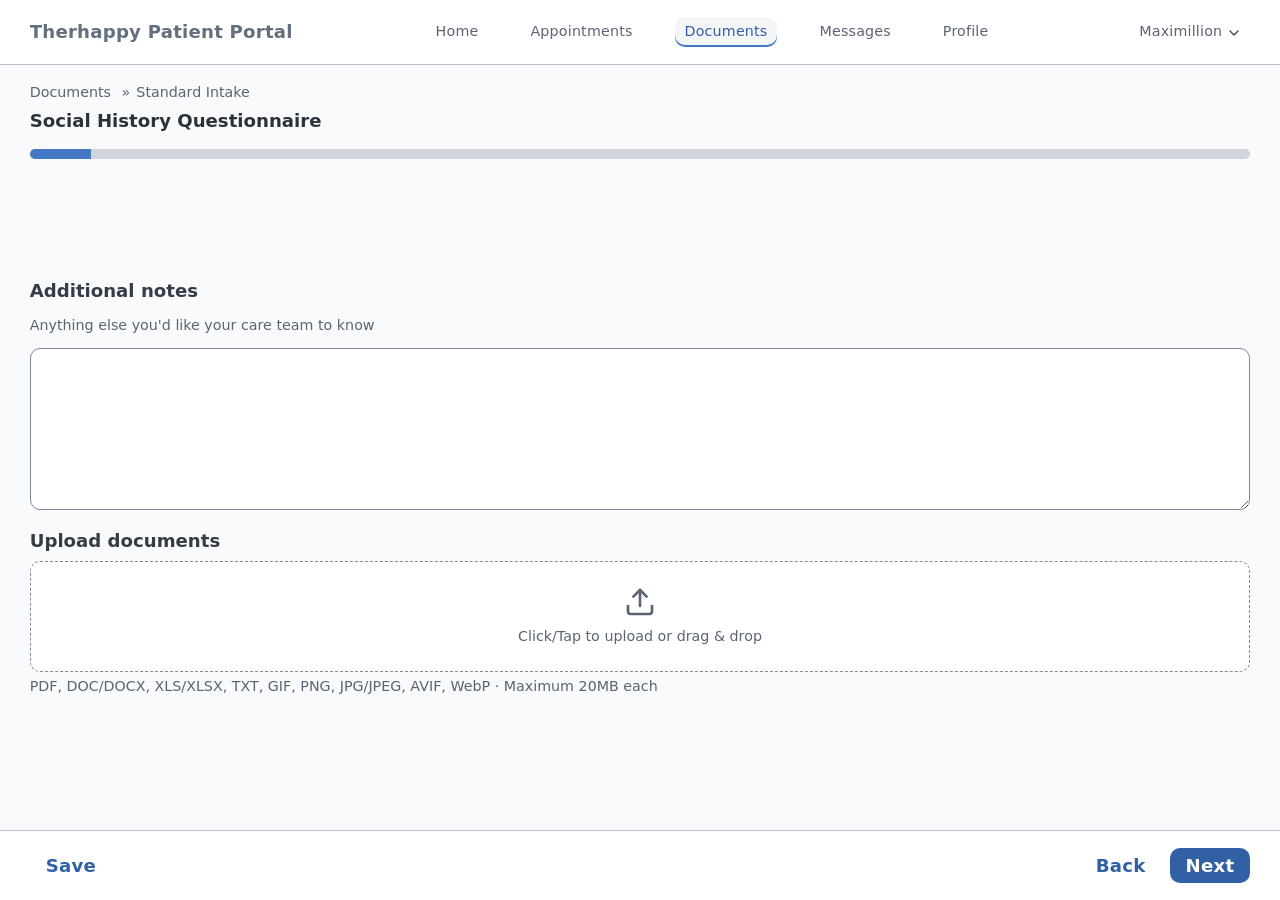
<file: 8-notes-upload.html>
<!DOCTYPE html>
<html lang="en">

<head>
    <meta charset="utf-8">
    <meta name="viewport" content="width=device-width, initial-scale=1.0">
    <title>Prototype: Mobile Forms [DO-#####]</title>
    <link rel="stylesheet" href="app.css">
    <script src="app.js" defer></script>
    <meta name="author" content="ICANotes, LLC">
    <meta name="description" content="mobile forms system">
</head>

<body class="cover">

    <header class="stack-x">
        <span class="logo">Therhappy Patient Portal</span>
        <nav class="header-nav" aria-label="Main">
            <a href="#">Home</a>
            <a href="#">Appointments</a>
            <a href="index.html" class="active">Documents</a>
            <a href="#">Messages</a>
            <a href="#">Profile</a>
        </nav>
        <button class="user-menu" aria-expanded="false">
            Maximillion
            <svg xmlns="http://www.w3.org/2000/svg" width="16" height="16" viewBox="0 0 24 24" fill="none" stroke="currentColor" stroke-width="2" stroke-linecap="round" stroke-linejoin="round" aria-hidden="true">
                <path d="m6 9 6 6 6-6" />
            </svg>
        </button>
        <button id="main-menu" class="with-icon" onclick="menu()" aria-expanded="false" aria-label="Open menu">
            <svg class="icon" viewBox="0 0 10 10" stroke="currentColor" stroke-width="1.3">
                <path class="menu" d="M0,1 10,1 M0,5 10,5 M0,9 10,9" />
                <path class="x" d="M1,1 9,9 M5,5 5,5 M1,9 9,1" />
            </svg>
        </button>
    </header>

    <div class="stack-y" style="--gap:var(--space-05-15)">
        <nav class="breadcrumbs"><a href="index.html">Documents</a> <a href="index.html">Standard Intake</a></nav>
        <h1>Social History Questionnaire</h1>
    </div>
    <progress-bar value="2.5" max="100" label="Form completion"></progress-bar>

    <main>
        <form class="stack-y" style="--gap:var(--space-50)">

            <div class="field">
                <label for="additional-notes">Additional notes</label>
                <div id="notes-hint" class="hint">Anything else you'd like your care team to know</div>
                <textarea id="additional-notes" name="additionalNotes" rows="5" aria-describedby="notes-hint"></textarea>
            </div>

            <div class="field">
                <label>Upload documents</label>
                <div class="chip-container" id="file-list"></div>
                <div class="file-upload" id="file-upload-area" role="button" tabindex="0" aria-describedby="file-hint">
                    <svg xmlns="http://www.w3.org/2000/svg" width="24" height="24" viewBox="0 0 24 24" fill="none" stroke="currentColor" stroke-width="2" stroke-linecap="round" stroke-linejoin="round" class="file-upload-icon lucide lucide-upload">
                        <path d="M12 3v12" />
                        <path d="m17 8-5-5-5 5" />
                        <path d="M21 15v4a2 2 0 0 1-2 2H5a2 2 0 0 1-2-2v-4" />
                    </svg>
                    <span class="file-upload-label">Click/Tap to upload or drag &amp; drop</span>
                    <input type="file" id="file-input" name="documents" multiple accept="image/*,.pdf,.doc,.docx,.xls,.xlsx,.txt" aria-label="Upload documents" tabindex="-1">
                </div>
                <div id="file-hint" class="hint">PDF, DOC/DOCX, XLS/XLSX, TXT, GIF, PNG, JPG/JPEG, AVIF, WebP · Maximum 20MB each</div>
            </div>

        </form>
    </main>

    <footer>
        <nav class="stack-x">
            <button onclick="save()">Save</button>
            <span class="stack-x">
                <a href="7-medications.html" class="btn">Back</a>
                <a href="9-signature.html" class="btn primary">Next</a>
            </span>
        </nav>
    </footer>

    <script>
        const fileInput = document.getElementById('file-input');
        const fileUploadArea = document.getElementById('file-upload-area');
        const fileList = document.getElementById('file-list');
        const files = new DataTransfer();

        function renderFiles() {
            fileList.innerHTML = '';
            [...files.files].forEach((file, i) => {
                const chip = document.createElement('span');
                chip.className = 'chip';
                chip.innerHTML = `<span class="chip-filename">${file.name}</span><button type="button" class="chip-remove" aria-label="Remove ${file.name}"><svg viewBox="0 0 24 24" stroke="currentColor" stroke-width="2.5" fill="none"><line x1="18" y1="6" x2="6" y2="18"/><line x1="6" y1="6" x2="18" y2="18"/></svg></button>`;
                chip.querySelector('button').addEventListener('click', () => {
                    const dt = new DataTransfer();
                    [...files.files].filter((_, j) => j !== i).forEach(f => dt.items.add(f));
                    files.items.clear();
                    [...dt.files].forEach(f => files.items.add(f));
                    renderFiles();
                });
                fileList.appendChild(chip);
            });
        }

        fileUploadArea.addEventListener('click', () => fileInput.click());
        fileUploadArea.addEventListener('keydown', e => { if (e.key === 'Enter' || e.key === ' ') fileInput.click(); });

        fileInput.addEventListener('change', () => {
            [...fileInput.files].forEach(f => files.items.add(f));
            renderFiles();
        });

        fileUploadArea.addEventListener('dragover', e => { e.preventDefault(); fileUploadArea.classList.add('drag-over'); });
        fileUploadArea.addEventListener('dragleave', () => fileUploadArea.classList.remove('drag-over'));
        fileUploadArea.addEventListener('drop', e => {
            e.preventDefault();
            fileUploadArea.classList.remove('drag-over');
            [...e.dataTransfer.files].forEach(f => files.items.add(f));
            renderFiles();
        });
    </script>

</body>

</html>
</file>
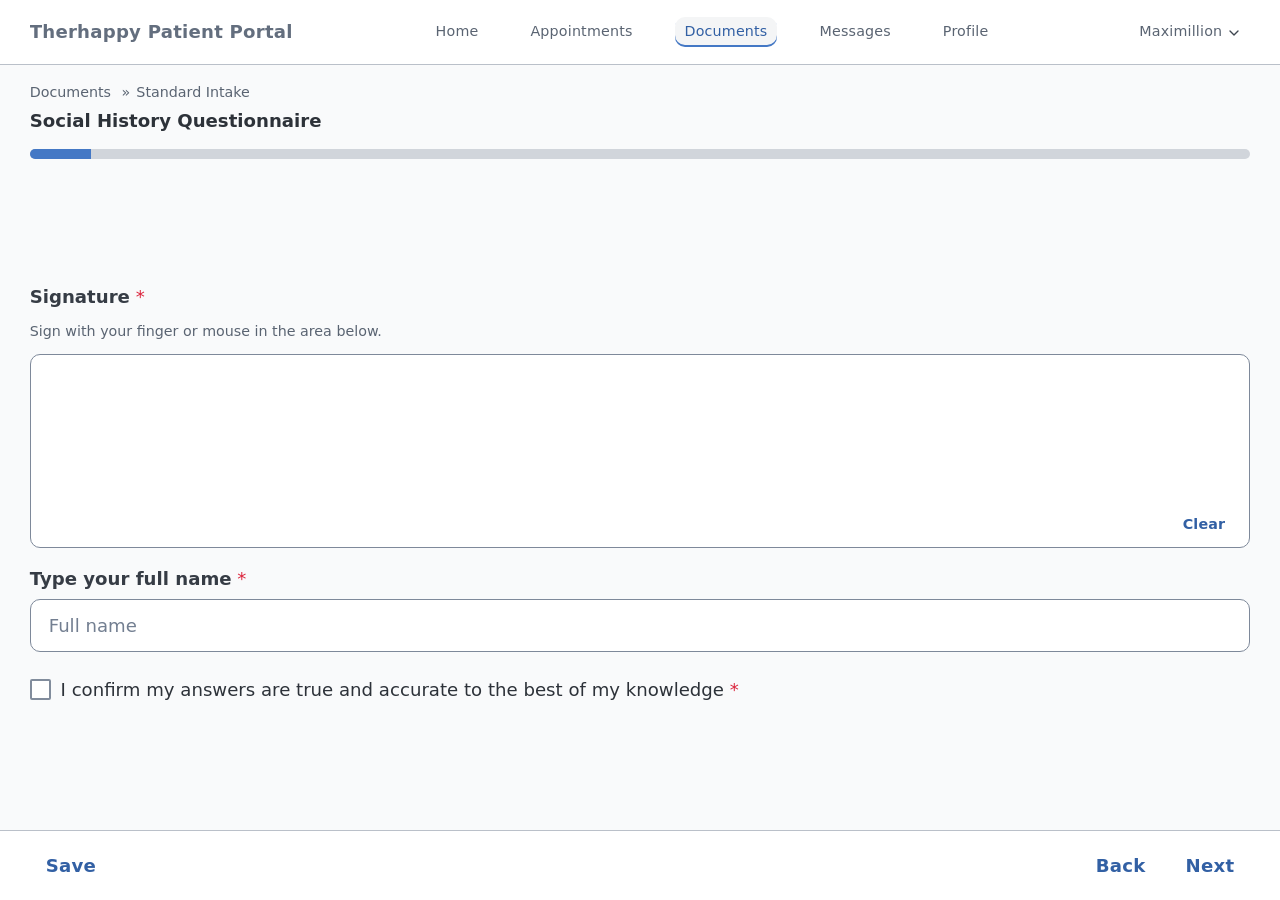
<file: 9-signature.html>
<!DOCTYPE html>
<html lang="en">

<head>
    <meta charset="utf-8">
    <meta name="viewport" content="width=device-width, initial-scale=1.0">
    <title>Prototype: Mobile Forms [DO-#####]</title>
    <script src="app.js" defer></script>
    <link rel="stylesheet" href="app.css">
    <meta name="author" content="ICANotes, LLC">
    <meta name="description" content="mobile forms system">
</head>

<body class="cover">

    <header class="stack-x">
        <span class="logo">Therhappy Patient Portal</span>
        <nav class="header-nav" aria-label="Main">
            <a href="#">Home</a>
            <a href="#">Appointments</a>
            <a href="index.html" class="active">Documents</a>
            <a href="#">Messages</a>
            <a href="#">Profile</a>
        </nav>
        <button class="user-menu" aria-expanded="false">
            Maximillion
            <svg xmlns="http://www.w3.org/2000/svg" width="16" height="16" viewBox="0 0 24 24" fill="none" stroke="currentColor" stroke-width="2" stroke-linecap="round" stroke-linejoin="round" aria-hidden="true">
                <path d="m6 9 6 6 6-6" />
            </svg>
        </button>
        <button id="main-menu" class="with-icon" onclick="menu()" aria-expanded="false" aria-label="Open menu">
            <svg class="icon" viewBox="0 0 10 10" stroke="currentColor" stroke-width="1.3">
                <path class="menu" d="M0,1 10,1 M0,5 10,5 M0,9 10,9" />
                <path class="x" d="M1,1 9,9 M5,5 5,5 M1,9 9,1" />
            </svg>
        </button>
    </header>

    <div class="stack-y" style="--gap:var(--space-05-15)">
        <nav class="breadcrumbs"><a href="index.html">Documents</a> <a href="index.html">Standard Intake</a></nav>
        <h1>Social History Questionnaire</h1>
    </div>
    <progress-bar value="2.5" max="100" label="Form completion"></progress-bar>

    <main>
        <form class="stack-y" style="--gap:var(--space-50)">

            <!-- Signature canvas -->
            <div class="field required">
                <label>Signature</label>
                <p class="hint">Sign with your finger or mouse in the area below.</p>
                <div class="signature-wrap">
                    <canvas id="signature-canvas" aria-label="Signature pad" role="img"></canvas>
                    <button type="button" class="signature-clear" id="signature-clear" aria-label="Clear signature">Clear</button>
                </div>
                <input type="hidden" name="signature" id="signature-data">
                <div class="error-message" id="signature-error" hidden>Please provide your signature</div>
            </div>

            <!-- Typed name -->
            <div class="field required">
                <label for="typed-name">Type your full name</label>
                <input id="typed-name" name="typedName" type="text" autocomplete="name" aria-required="true" aria-describedby="typed-name-error" placeholder="Full name">
                <div id="typed-name-error" class="error-message" hidden>Please type your full name</div>
            </div>

            <!-- Consent checkbox -->
            <div role="group" aria-required="true">
                <label for="consent" class="consent-label">
                    <input id="consent" name="consent" type="checkbox" value="agreed">
                    <span>I confirm my answers are true and accurate to the best of my knowledge</span>
                </label>
                <div class="error-message" id="consent-error" hidden>Please confirm your answers</div>
            </div>

        </form>
    </main>

    <footer>
        <nav class="stack-x">
            <button onclick="save()">Save</button>
            <span class="stack-x">
                <a href="8-notes-upload.html" class="btn">Back</a>
                <a href="10-confirm.html" class="btn" id="next-btn">Next</a>
            </span>
        </nav>
    </footer>

    <script>
        document.addEventListener('DOMContentLoaded', () => {
            const canvas = document.getElementById('signature-canvas');
            const ctx = canvas.getContext('2d');
            const clearBtn = document.getElementById('signature-clear');
            const signatureData = document.getElementById('signature-data');
            const signatureError = document.getElementById('signature-error');
            let drawing = false;
            let hasSigned = false;

            function resizeCanvas() {
                const ratio = window.devicePixelRatio || 1;
                const rect = canvas.getBoundingClientRect();
                const snapshot = hasSigned ? canvas.toDataURL() : null;
                canvas.width = rect.width * ratio;
                canvas.height = rect.height * ratio;
                ctx.scale(ratio, ratio);
                ctx.strokeStyle = getComputedStyle(canvas).color;
                ctx.lineWidth = 2;
                ctx.lineCap = 'round';
                ctx.lineJoin = 'round';
                if (snapshot) {
                    const img = new Image();
                    img.onload = () => ctx.drawImage(img, 0, 0, rect.width, rect.height);
                    img.src = snapshot;
                }
            }

            function getPos(e) {
                const rect = canvas.getBoundingClientRect();
                const src = e.touches ? e.touches[0] : e;
                return { x: src.clientX - rect.left, y: src.clientY - rect.top };
            }

            function startDraw(e) {
                e.preventDefault();
                drawing = true;
                const { x, y } = getPos(e);
                ctx.beginPath();
                ctx.moveTo(x, y);
            }

            function draw(e) {
                if (!drawing) return;
                e.preventDefault();
                const { x, y } = getPos(e);
                ctx.lineTo(x, y);
                ctx.stroke();
                hasSigned = true;
                signatureData.value = canvas.toDataURL();
                saveField('signature', canvas.toDataURL());
                signatureError.hidden = true;
                checkFormComplete();
            }

            function endDraw() { drawing = false; }

            canvas.addEventListener('mousedown', startDraw);
            canvas.addEventListener('mousemove', draw);
            canvas.addEventListener('mouseup', endDraw);
            canvas.addEventListener('mouseleave', endDraw);
            canvas.addEventListener('touchstart', startDraw, { passive: false });
            canvas.addEventListener('touchmove', draw, { passive: false });
            canvas.addEventListener('touchend', endDraw);

            clearBtn.addEventListener('click', () => {
                ctx.clearRect(0, 0, canvas.width, canvas.height);
                hasSigned = false;
                signatureData.value = '';
                saveField('signature', '');
                checkFormComplete();
            });

            document.getElementById('next-btn').addEventListener('click', (e) => {
                let sigValid = true;
                if (!hasSigned) {
                    signatureError.hidden = false;
                    sigValid = false;
                }
                const formValid = validate();
                if (!sigValid || !formValid) {
                    e.preventDefault();
                    if (!sigValid) canvas.scrollIntoView({ behavior: 'smooth', block: 'center' });
                }
            });

            resizeCanvas();
            window.addEventListener('resize', resizeCanvas);

            // Restore signature from saved data
            if (signatureData.value) {
                const rect = canvas.getBoundingClientRect();
                const img = new Image();
                img.onload = () => { ctx.drawImage(img, 0, 0, rect.width, rect.height); hasSigned = true; };
                img.src = signatureData.value;
            }
        });
    </script>

</body>

</html>
</file>
<file: app.css>
/* stack-y across pps */
@layer config, native, layouts, components, motion, utils;

@layer config {

    @layer tokens-primitive, tokens-semantic, reset;

    @layer tokens-primitive {

        :where(:host, :root) {

            color-scheme: light dark;

            /* Color */
            --blue-1: oklch(38.052% 0.0888 258.539);
            --blue-1d: oklch(43.332% 0.10422 258.384);
            --blue-2: oklch(43.332% 0.10422 258.384);
            --blue-2d: oklch(49.153% 0.12057 258.167);
            --blue-3: oklch(49.153% 0.12057 258.167);
            --blue-3d: oklch(56.478% 0.13534 258.279);
            --blue-4: oklch(57.378% 0.13186 258.137);
            --blue-4d: oklch(62.692% 0.11509 258.021);
            --green-1: oklch(64.334% 0.18078 133.703);
            --green-1d: oklch(56.178% 0.1659 135.639);
            --red-1: oklch(57.66% 0.21353 21.464);
            --red-1d: oklch(61.965% 0.2142 21.254);
            --red-2: oklch(49.325% 0.19967 24.322);
            --red-2d: oklch(54.881% 0.2139 21.382);
            --slate-05: oklch(15.41% 0.0046 264.465);
            --slate-06: oklch(16.706% 0.00533 248.233);
            --slate-08: oklch(19.039% 0.00688 258.417);
            --slate-12: oklch(23.361% 0.00896 255.653);
            --slate-14: oklch(25.421% 0.01115 254.089);
            --slate-20: oklch(31.514% 0.01438 256.824);
            --slate-23: oklch(34.343% 0.01723 262.294);
            --slate-24: oklch(35.412% 0.01768 258.409);
            --slate-28: oklch(39.165% 0.01936 257.297);
            --slate-40: oklch(49.977% 0.02562 256.83);
            --slate-44: oklch(53.474% 0.02855 257.711);
            --slate-51: oklch(59.293% 0.03109 258.407);
            --slate-55: oklch(62.691% 0.02877 259.08);
            --slate-56: oklch(63.654% 0.02732 257.711);
            --slate-58: oklch(65.388% 0.0266 259.852);
            --slate-70: oklch(75.749% 0.01822 256.377);
            --slate-76: oklch(80.582% 0.0144 258.439);
            --slate-84: oklch(87.168% 0.00944 258.479);
            --slate-88: oklch(90.555% 0.00644 255.732);
            --slate-92: oklch(93.637% 0.00469 258.621);
            --slate-96: oklch(96.967% 0.00181 249.224);
            --slate-97: oklch(97.566% 0.00181 249.234);
            --slate-98: oklch(98.463% 0.00181 249.248);
            --slate-100: oklch(100% 0.00011 271.152);

            /* Typography */
            --font-system-ui: system-ui, sans-serif;
            --font-size-00: 0.75rem;
            --font-size-05: 0.916rem;
            --font-size-10: 0.9375rem;
            --font-size-15: 1.166rem;
            --font-size-20: 1.666rem;
            --leading-00: 1.125;
            --leading-05: 1.25;
            --leading-10: 1.5;
            --leading-15: 1.75;
            --tracking-00: 0.0125em;
            --tracking-05: 0.07125em;
            --tracking-10: 0.130em;
            --thin: 100;
            --extra-light: 200;
            --light: 300;
            --regular: 400;
            --medium: 500;
            --semibold: 600;
            --bold: 700;
            --extra-bold: 800;
            --black: 900;

            /* Space */
            --space-00: 0.0625rem;
            --space-05: 0.09375rem;
            --space-10: 0.125rem;
            --space-15: 0.25rem;
            --space-20: 0.375rem;
            --space-25: 0.5rem;
            --space-30: 0.625rem;
            --space-35: 0.75rem;
            --space-40: 1rem;
            --space-45: 1.125rem;
            --space-50: 1.25rem;
            --space-55: 1.5rem;
            --space-60: 2rem;
            --space-65: 2.5rem;
            --space-70: 3rem;
            --space-75: 4rem;
            --space-80: 5rem;
            --space-85: 6rem;
            --space-90: 8rem;
            --space-95: 10rem;

            /* Fluid Space */
            --space-05-15: clamp(var(--space-05), 0.0491rem + 0.2232vw, var(--space-15));
            --space-15-25: clamp(var(--space-15), 0.1786rem + 0.3571vw, var(--space-25));
            --space-30-40: clamp(var(--space-30), 0.5179rem + 0.5357vw, var(--space-40));
            --space-30-55: clamp(var(--space-30), 0.375rem + 1.25vw, var(--space-55));
            --space-30-60: clamp(var(--space-30), 0.2321rem + 1.9643vw, var(--space-60));
            --space-35-40: clamp(var(--space-35), 0.6786rem + 0.3571vw, var(--space-40));
            --space-35-45: clamp(var(--space-35), 0.6429rem + 0.5357vw, var(--space-45));
            --space-40-45: clamp(var(--space-40), 0.9643rem + 0.1786vw, var(--space-45));
            --space-40-60: clamp(var(--space-40), 0.7143rem + 1.4286vw, var(--space-60));
            --space-50-55: clamp(var(--space-50), 1.1786rem + 0.3571vw, var(--space-55));
            --space-55-65: clamp(var(--space-55), 1.2143rem + 1.4286vw, var(--space-65));
            --space-60-65: clamp(var(--space-60), 1.8571rem + 0.7143vw, var(--space-65));
            --grid-gap: clamp(var(--space-55), 1.4286rem + 0.3571vw, calc(var(--space-55)*1.167));

            /* Shape */
            --circle: 50%;

            /* Motion */
            --ease-in-out-quad: cubic-bezier(.455, .03, .515, .955);
            --ease-out-quad: cubic-bezier(.25, .46, .45, .94);
            --motion-unit: 60ms;
        }
    }

    @layer tokens-semantic {

        :where(:host, :root) {

            /* Color: Surfaces */
            --canvas: light-dark(var(--slate-98), var(--slate-05));
            --surface: light-dark(var(--slate-100), var(--slate-06));
            --surface-hover: light-dark(var(--slate-92), var(--slate-12));
            --surface-tint: light-dark(var(--slate-97), var(--slate-08));
            --surface-active: light-dark(var(--slate-88), var(--slate-14));

            /* Color: Text */
            --text-heading: light-dark(var(--slate-24), var(--slate-92));
            --text-body: light-dark(var(--slate-20), var(--slate-88));
            --text-muted: light-dark(var(--slate-40), var(--slate-58));
            --text-ghost: light-dark(var(--slate-51), var(--slate-44));
            --text-on-brand: var(--slate-100);

            /* Color: Functional */
            --brand-text: light-dark(var(--blue-3), var(--blue-4d));
            --brand-surface: light-dark(var(--blue-3), var(--blue-3d));
            --brand-hover: light-dark(var(--blue-2), var(--blue-2d));
            --brand-active: light-dark(var(--blue-1), var(--blue-1d));
            --accent: light-dark(var(--green-1), var(--green-1d));
            --error: light-dark(var(--red-1), var(--red-1d));
            --error-shade: light-dark(var(--red-2), var(--red-2d));

            /* Color: Borders */
            --border-color: light-dark(var(--slate-76), var(--slate-20));
            --border-nav-hover: light-dark(var(--slate-70), var(--slate-40));
            --input-color: light-dark(var(--slate-55), var(--slate-40));
            --control-color: light-dark(var(--slate-56), var(--slate-44));

            /* Color: Controls */
            --control-accent: var(--brand-surface);
            --control-disabled: light-dark(var(--slate-58), var(--slate-40));
            --progress-fill: light-dark(var(--blue-4), var(--blue-4d));
            --progress-track: light-dark(var(--slate-84), var(--slate-23));
            --switch-track: light-dark(var(--slate-56), var(--slate-44));
            --surface-nav-active: light-dark(var(--slate-96), var(--slate-08));

            /* Fluid Typography */
            --font-size-small: clamp(var(--font-size-00), 0.7026rem + 0.2371vw, var(--font-size-05));
            --font-size-body: clamp(var(--font-size-10), 0.8722rem + 0.3264vw, var(--font-size-15));
            --font-size-large: clamp(var(--font-size-15), 1.0231rem + 0.7143vw, var(--font-size-20));

            /* Shapes */
            --radius-sm: var(--space-10);
            --radius: var(--space-30);

            /* Borders */
            --border-width: calc(var(--space-10) / 2);
            --border: var(--border-width) solid var(--border-color);
            --control-border: var(--space-10) solid var(--control-color);
            --input-border: var(--border-width) solid var(--input-color);

            /* Focus */
            --focus-ring-size: max(var(--space-10), 0.08em);
            --focus-ring-color: var(--brand-text);

            /* Motion */
            --duration-fast: calc(var(--motion-unit)*2);
            --duration-normal: calc(var(--motion-unit)*4);
            --duration-slow: calc(var(--motion-unit)*7);
            --voila: fade-in var(--duration-slow) ease var(--duration-normal) backwards;
        }
    }

    @layer reset {

        :where(*, *::after, *::before) {
            margin: 0;
            padding: 0;
            box-sizing: border-box;
        }

        html {
            font-size: 100%;
            -webkit-text-size-adjust: none;
            text-size-adjust: none;
            line-height: var(--leading-10);
        }

        @media (prefers-reduced-motion: no-preference) {
            html {
                scroll-behavior: smooth;
            }
        }

        body {
            min-height: 100dvh;
        }

        fieldset {
            border: none;
        }

        :where(h1, h2, h3, h4, h5, h6, p) {
            overflow-wrap: break-word;
        }

        :where(h1, h2, h3, h4, h5, h6) {
            text-wrap: balance;
        }

        :where(ol, ul) {
            list-style: none;
        }

        :where(button, input, select, textarea) {
            font: inherit;
        }

        :where(button, label[for], select, summary, [role="button"]) {
            cursor: pointer;
        }

        :where(canvas, img, svg, video) {
            display: block;
            max-width: 100%;
            height: auto;
        }

        svg {
            fill: currentColor;
        }

        table {
            border-collapse: collapse;
        }

        :focus-visible {
            outline-offset: max(var(--space-10), 0.09375em);
        }

        [hidden] {
            display: none !important;
        }
    }
}

@layer native {

    body {
        color: var(--text-body);
        background-color: var(--canvas);
        font-family: var(--font-system-ui);
        font-size: var(--font-size-body);
        font-kerning: normal;
        font-optical-sizing: auto;
        font-variant-ligatures: common-ligatures no-discretionary-ligatures no-historical-ligatures contextual;
        text-decoration-skip-ink: auto;
    }

    :where(footer, header, h1, main, nav, progress-bar) {
        padding-inline: var(--space-40-60);
    }

    .cover>progress-bar {
        margin-block-start: var(--space-30-40);
    }

    :where(footer, header) {
        position: sticky;
        background-color: var(--surface);
        padding-block: var(--space-35-45);
        z-index: 1;
    }

    footer {
        inset-block-end: 0;
        border-top: var(--border);
        margin-block-start: var(--space-55-65);
    }

    footer nav {
        padding-inline: 0;
    }

    header {
        inset-block-start: 0;
        border-bottom: var(--border);
        container-type: inline-size;
    }

    main {
        padding-block-start: var(--space-55);
        padding-block-start: var(--space-60-65);
    }

    :where(h1, h2, label) {
        font-size: var(--font-size-body);
    }

    h2 {
        color: var(--text-heading);
        line-height: var(--leading-05);
    }

    p {
        -webkit-hyphens: auto;
        -webkit-hyphenate-limit-before: 4;
        -webkit-hyphenate-limit-after: 3;
        -webkit-hyphenate-limit-lines: 2;
        hyphens: auto;
        hyphenate-limit-chars: 7 4 3;
        hyphenate-limit-lines: 2;
        hyphenate-limit-zone: 8%;
        hyphenate-limit-last: always;
    }

    :is(a, button, input):focus-visible {
        outline: var(--focus-ring-size) solid var(--focus-ring-color);
        outline-offset: var(--focus-ring-size);
    }

    :is(a, button, input):focus:not(:focus-visible) {
        outline: none;
    }
}

@layer layouts {

    /* -- cover --------------------------- */
    .cover {
        display: flex;
        flex-direction: column;
        min-block-size: 100dvh;
        padding: 0;
    }

    .cover> :first-child:not(main) {
        margin-block-start: 0;
    }

    .cover> :last-child:not(main) {
        margin-block-end: 0;
    }

    .cover>main {
        margin-block: auto;
    }

    /* -- icon ---------------------------- */
    .icon {
        inline-size: 1.4cap;
        block-size: 1.4cap;
    }

    .with-icon {
        display: inline-flex;
        align-items: baseline;
    }

    .with-icon .icon:not(:last-child) {
        margin-inline-end: var(--space-25);
    }

    /* -- stack-x ------------------------- */
    .stack-x {
        --gap: var(--space-25);
        display: flex;
        flex-wrap: wrap;
        gap: var(--gap);
        align-items: center;
        justify-content: space-between;
    }

    /* -- split-x ------------------------- */
    .split-x {
        --gap: var(--space-25);
        display: flex;
        gap: var(--gap);
        align-items: center;
        justify-content: space-between;
    }

    .split-x> :last-child {
        flex-shrink: 0;
    }

    /* -- stack-y ------------------------- */
    .stack-y {
        --gap: var(--space-30);
        display: flex;
        flex-direction: column;
        gap: var(--gap);
    }

    .stack-y>* {
        margin-block: 0;
    }
}

@layer components {

    /* -- header nav -------------------- */
    .header-nav {
        display: none;
        gap: var(--space-60);
        align-items: center;
        flex: 1;
        justify-content: center;
    }

    .header-nav a {
        color: var(--text-muted);
        text-decoration: none;
        font-weight: var(--medium);
        font-size: var(--font-size-small);
        letter-spacing: var(--tracking-00);
        padding: var(--space-15) var(--space-30);
        border-radius: var(--radius);
    }

    .header-nav a:hover {
        color: var(--text-body);
        background-color: var(--surface-hover);
        box-shadow: inset 0 -1.5px 0 var(--border-nav-hover);
    }

    .header-nav a.active {
        color: var(--brand-text);
        background-color: var(--surface-nav-active);
        position: relative;
        box-shadow: inset 0 -2px 0 var(--progress-fill);
    }

    @media (prefers-color-scheme: dark) {
        .header-nav a:hover {
            background-color: var(--surface-active);
        }

        .header-nav a.active {
            box-shadow: inset 0 -1px 0 var(--progress-fill);
        }
    }

    .user-menu {
        display: none;
        align-items: center;
        gap: var(--space-15);
        color: var(--text-muted);
        font-weight: var(--medium);
        font-size: var(--font-size-small);
        padding: var(--space-15) var(--space-25);
        border-radius: var(--radius);
        background: none;
        border: none;
        cursor: pointer;
        white-space: nowrap;
    }

    .user-menu svg {
        fill: none;
        color: light-dark(var(--slate-28), var(--slate-70));
        translate: 0 1px;
    }

    .user-menu:hover {
        color: var(--text-body);
        background-color: var(--surface-hover);
    }

    @container (min-inline-size: 640px) {
        .header-nav {
            display: flex;
        }

        .user-menu {
            display: flex;
        }

        #main-menu {
            display: none;
        }
    }

    /* -- menu icon ----------------------- */
    .x {
        display: none;
    }

    [aria-expanded="true"] .x {
        display: block;
    }

    [aria-expanded="true"] .menu {
        display: none;
    }

    @supports (d: path("")) {
        [aria-expanded="true"] .x {
            display: none;
        }

        [aria-expanded="true"] .menu {
            display: block;
        }

        [aria-expanded="true"] path {
            d: path("M1,1 9,9 M5,5 5,5 M1,9 9,1");
        }
    }

    @media (prefers-reduced-motion: no-preference) {
        [aria-expanded] path {
            transition-property: d;
            transition-duration: var(--duration-fast);
            transition-timing-function: var(--ease-out-quad);
        }
    }

    /* -- logo ---------------------------- */
    .logo {
        color: light-dark(var(--slate-44), var(--slate-70));
        font-weight: var(--semibold);
        letter-spacing: var(--tracking-00);
        max-inline-size: 18rem;
        overflow: hidden;
        text-overflow: ellipsis;
        text-wrap: nowrap;
        white-space: nowrap;
    }

    @container (min-inline-size: 480px) {
        .logo {
            max-inline-size: none;
        }
    }

    /* -- breadcrumbs --------------------- */
    .breadcrumbs {
        color: var(--text-muted);
        font-size: var(--font-size-small);
        padding-block-start: var(--space-35-45);
    }

    .breadcrumbs a {
        color: var(--text-muted);
        text-decoration: none;
    }

    .breadcrumbs a+a::before,
    .breadcrumbs a+span::before {
        /* content: "Ãƒâ€šÃ‚Â»"; */
        content: "\00BB";
        margin-inline: var(--space-20);
        color: var(--text-muted);
        text-decoration: none;
        pointer-events: none;
    }

    .breadcrumbs a:hover {
        color: var(--text-body);
        text-decoration: underline;
    }

    .breadcrumbs a:hover::before {
        color: var(--text-muted);
        text-decoration: none;
        display: inline-block;
    }

    /* -- button -------------------------- */
    :where(button, .btn) {
        background-color: unset;
        color: var(--brand-text);
        display: inline-flex;
        align-items: center;
        justify-content: center;
        padding-block: var(--space-15);
        padding-inline: var(--space-40);
        border: none;
        border-radius: var(--radius);
        cursor: pointer;
        font-weight: var(--semibold);
        letter-spacing: var(--tracking-00);
        text-decoration: none;
        white-space: nowrap;
    }

    :where(button, .btn).with-icon {
        color: inherit;
        padding-block: var(--space-25);
        padding-inline-end: var(--space-15);
        padding-inline-start: var(--space-25);
    }

    :where(button, .btn):not(.with-icon):not(.primary):not(:disabled):not(.chip-remove):hover {
        background-color: var(--surface-hover);
    }

    :where(button, .btn):not(.with-icon):not(.primary):not(:disabled):not(.chip-remove):active {
        background-color: var(--surface-active);
    }

    :where(button, .btn).primary {
        background-color: var(--brand-surface);
        color: var(--text-on-brand);
    }

    :where(button, .btn).primary:not(:disabled):hover {
        background-color: var(--brand-hover);
    }

    :where(button, .btn).primary:not(:disabled):active {
        background-color: var(--brand-active);
    }

    :where(button, .btn):disabled {
        opacity: .65;
        cursor: not-allowed;
    }

    @media (prefers-reduced-motion: no-preference) {
        :where(button, .btn):not(.with-icon) {
            transition: background-color var(--duration-normal) ease,
                color var(--duration-normal) ease;
        }
    }

    footer nav:has(> :only-child) {
        justify-content: flex-end;
    }

    /* -- form grid ---------------------- */
    .form-grid-2,
    .form-grid-3,
    .form-grid-4 {
        display: grid;
        gap: var(--space-30-40);
        grid-template-columns: 1fr;
    }

    @media (min-width: 40rem) {
        .form-grid-2 {
            grid-template-columns: 1fr 1fr;
            column-gap: var(--grid-gap);
        }

        .form-grid-3 {
            grid-template-columns: 1fr 1fr 1fr;
            column-gap: var(--grid-gap);
        }

        .form-grid-4 {
            grid-template-columns: 1fr 1fr 1fr 1fr;
            column-gap: var(--grid-gap);
        }
    }

    /* -- form card ----------------------- */
    .form-card {
        position: relative;
        display: block;
        background-color: var(--surface);
        border: var(--border);
        border-radius: var(--radius);
        text-decoration: none;
        color: inherit;
    }

    .form-card:has(a):hover {
        background-color: var(--surface-tint);
    }

    .form-card:has(a):hover .btn {
        background-color: transparent !important;
    }

    .form-card .btn {
        position: static;
    }

    .form-card a.btn::after {
        content: "";
        position: absolute;
        inset: 0;
    }

    .form-card-body {
        padding: var(--space-40-45) var(--space-50-55) var(--space-35-40);
    }

    .form-card-body h2 {
        margin-block-end: var(--space-30-60);
    }

    .form-card-footer {
        display: flex;
        justify-content: space-between;
        align-items: center;
        padding: var(--space-25) var(--space-50);
        border-top: var(--border);
    }

    .form-card-grid {
        display: grid;
        gap: var(--space-30-40);
        grid-template-columns: 1fr;
    }

    @media (min-width: 48rem) {
        .form-card-grid {
            grid-template-columns: repeat(3, 1fr);
            gap: var(--grid-gap);
        }

        .form-card-body {
            min-block-size: 8rem;
        }
    }

    /* -- text input ---------------------- */
    .field {
        display: flex;
        flex-direction: column;
    }

    .field:not(:has(.hint)):not(:has(.error-message:not([hidden]))) {
        padding-block-end: var(--space-15);
    }

    .field label:not(.box label) {
        font-weight: var(--semibold);
        color: var(--text-heading);
        line-height: var(--leading-05);
        margin-block-end: var(--space-25);
    }

    .field .error-message {
        margin-block-start: var(--space-15);
    }

    .field .hint {
        margin-block-start: var(--space-15);
        margin-block-end: var(--space-35);
    }

    input:is([type=text], [type=email], [type=tel], [type=date], [type=number]),
    select,
    textarea {
        inline-size: 100%;
        padding-block: var(--space-35);
        padding-inline: var(--space-45);
        border: var(--input-border);
        border-radius: var(--radius);
        background-color: var(--surface);
        color: var(--text-body);
        font: inherit;
    }

    ::placeholder {
        color: var(--text-ghost);
    }

    select {
        appearance: none;
        padding-inline-end: var(--space-60);
        background-image: url("data:image/svg+xml,%3Csvg width='12' height='8' viewBox='0 0 12 8' fill='none' xmlns='http://www.w3.org/2000/svg'%3E%3Cpath d='M1 1.5L6 6.5L11 1.5' stroke='%23677379' stroke-width='1.5' stroke-linecap='round' stroke-linejoin='round'/%3E%3C/svg%3E");
        background-repeat: no-repeat;
        background-position: right var(--space-45) center;
        background-size: 12px 8px;
        cursor: pointer;
    }

    @media (prefers-color-scheme: dark) {
        select {
            background-image: url("data:image/svg+xml,%3Csvg width='12' height='8' viewBox='0 0 12 8' fill='none' xmlns='http://www.w3.org/2000/svg'%3E%3Cpath d='M1 1.5L6 6.5L11 1.5' stroke='%238b969c' stroke-width='1.5' stroke-linecap='round' stroke-linejoin='round'/%3E%3C/svg%3E");
        }
    }

    select:has(option[value=""]:checked) {
        color: var(--text-ghost);
    }

    input:is([type=text], [type=email], [type=tel], [type=date], [type=number]):focus-visible,
    select:focus-visible,
    textarea:focus-visible {
        outline: none;
        box-shadow: 0 0 0 var(--focus-ring-size) var(--focus-ring-color);
    }

    @media (prefers-reduced-motion: no-preference) {

        input:is([type=text], [type=email], [type=tel], [type=date], [type=number]),
        select,
        textarea {
            transition: box-shadow var(--duration-fast) var(--ease-out-quad);
        }
    }

    input:is([type=text], [type=email], [type=tel], [type=date], [type=number]).error,
    select.error,
    textarea.error {
        border-color: var(--error);
    }

    input:is([type=text], [type=email], [type=tel], [type=date], [type=number]).error:focus-visible,
    select.error:focus-visible,
    textarea.error:focus-visible {
        box-shadow: 0 0 0 var(--focus-ring-size) var(--error);
    }

    .error-message {
        color: var(--error);
        font-size: var(--font-size-small);
    }

    .hint {
        color: var(--text-muted);
        font-size: var(--font-size-small);
    }

    .required label::after,
    h2.required::after,
    .consent-label span::after {
        color: var(--error);
        content: "\00a0*";
        font-weight: var(--regular);
    }

    .intro {
        font-size: var(--font-size-large);
        line-height: var(--leading-15);
        font-weight: var(--light);
        text-wrap: balance;
    }

    @media (min-width: 48rem) {
        .intro {
            font-weight: var(--extra-light);
        }
    }

    [role="radiogroup"]>h2,
    [role="group"]>h2 {
        margin-block-end: var(--space-30);
    }

    textarea {
        resize: vertical;
        min-block-size: 6rem;
    }

    /* -- box ----------------------------- */
    .box {
        position: relative;
        background-color: var(--surface);
        color: inherit;
        border: var(--border);
        border-radius: var(--radius);
        padding-block: var(--space-35);
        padding-inline-start: var(--space-45);
        padding-inline-end: var(--space-50);
    }

    .box * {
        color: inherit;
    }

    .box label::after {
        content: "";
        position: absolute;
        inset: 0;
        cursor: pointer;
    }

    .box label {
        text-wrap: pretty;
    }

    .box:hover {
        background-color: var(--surface-hover);
    }

    /* -- checkbox ------------------------ */
    input[type=checkbox]:not(.switch input) {
        -webkit-appearance: none;
        -moz-appearance: none;
        appearance: none;
        background-color: var(--surface);
        font: inherit;
        color: currentColor;
        inline-size: 1.15em;
        block-size: 1.15em;
        border: var(--control-border);
        border-radius: var(--radius-sm);
        display: grid;
        place-content: center;
    }

    input[type=checkbox]:not(.switch input)::before {
        content: "";
        inline-size: 0.65em;
        block-size: 0.65em;
        clip-path: polygon(14% 44%, 0 65%, 50% 100%, 100% 16%, 80% 0%, 43% 62%);
        transform: scale(0);
        transform-origin: center center;
        box-shadow: inset 1em 1em var(--control-accent);
        background-color: CanvasText;
    }

    input[type=checkbox]:not(.switch input):checked::before {
        transform: scale(1);
    }

    /* -- radio --------------------------- */
    input[type=radio] {
        -webkit-appearance: none;
        -moz-appearance: none;
        appearance: none;
        background-color: var(--surface);
        font: inherit;
        color: currentColor;
        inline-size: 1.15em;
        block-size: 1.15em;
        border: var(--control-border);
        border-radius: var(--circle);
        display: grid;
        place-content: center;
    }

    input[type=radio]::before {
        content: "";
        inline-size: 0.65em;
        block-size: 0.65em;
        border-radius: var(--circle);
        transform: scale(0);
        box-shadow: inset 1em 1em var(--control-accent);
        background-color: CanvasText;
    }

    input[type=radio]:checked::before {
        transform: scale(1);
    }

    @media (prefers-reduced-motion: no-preference) {
        input:is([type=radio], [type=checkbox])::before {
            transition: var(--duration-fast) transform var(--ease-in-out-quad);
        }
    }

    input:is([type=radio], [type=checkbox]):disabled {
        --control-accent: var(--control-disabled);
        color: var(--control-disabled);
        cursor: not-allowed;
    }

    /* -- switch -------------------------- */
    .switch {
        display: flex;
        align-items: center;
        justify-content: space-between;
        gap: var(--space-30);
        cursor: pointer;
        color: var(--text-body);
        font-size: var(--font-size-small);
        font-weight: var(--medium);
        text-align: end;
        margin-inline-start: auto;
    }

    .switch input[type="checkbox"] {
        inline-size: 2.25rem;
        block-size: 1.25rem;
        -webkit-appearance: none;
        appearance: none;
        background: var(--switch-track);
        border-radius: var(--space-40);
        position: relative;
        cursor: pointer;
        flex-shrink: 0;
        transition: background var(--duration-normal) ease;
    }

    .switch input[type="checkbox"]:checked {
        background: var(--accent);
    }

    .switch input[type="checkbox"]::before {
        content: '';
        position: absolute;
        inline-size: 0.875rem;
        block-size: 0.875rem;
        background: var(--surface);
        border-radius: 50%;
        inset-block-start: 0.1875rem;
        inset-inline-start: 0.1875rem;
        transition: transform var(--duration-normal) ease;
    }

    .switch input[type="checkbox"]:checked::before {
        transform: translateX(var(--space-40));
    }

    .switch input[type="checkbox"]:focus-visible {
        outline: var(--focus-ring-size) solid var(--focus-ring-color);
        outline-offset: var(--focus-ring-size);
    }

    /* -- range slider -------------------- */
    .slider-header {
        align-items: baseline;
    }

    .slider-wrap {
        display: flex;
        flex-direction: column;
        gap: var(--space-20);
        margin-block-start: var(--space-30);
    }

    .slider-value {
        font-weight: var(--semibold);
        color: var(--text-heading);
        font-size: var(--font-size-body);
        font-variant-numeric: tabular-nums;
        background-color: var(--surface);
        border: var(--space-05) solid var(--brand-text);
        border-radius: var(--space-20);
        padding-inline: var(--space-25);
    }

    .slider-labels {
        align-items: center;
        color: var(--text-muted);
        display: flex;
        font-size: var(--font-size-body);
        justify-content: space-between;
        letter-spacing: var(--tracking-05);
        text-transform: uppercase;
    }

    .slider-label {
        display: flex;
        align-items: center;
        gap: var(--space-15);
    }

    .slider-emoji {
        font-size: var(--font-size-20);
        line-height: 1;
    }

    input[type=range] {
        -webkit-appearance: none;
        appearance: none;
        background: transparent;
        inline-size: 100%;
        cursor: grab;
        margin-block-end: var(--space-15);
    }

    input[type=range]:active {
        cursor: grabbing;
    }

    input[type=range]::-webkit-slider-runnable-track {
        background-color: var(--input-color);
        border: var(--input-border);
        border-radius: var(--radius);
        block-size: var(--space-20);
    }

    input[type=range]::-webkit-slider-thumb {
        -webkit-appearance: none;
        background-color: var(--surface);
        border: var(--space-15) solid var(--brand-text);
        border-radius: var(--circle);
        block-size: var(--space-55);
        inline-size: var(--space-55);
        margin-block-start: calc(-1 * var(--space-30));
        cursor: grab;
        box-shadow: 0 1px 3px light-dark(rgba(0, 0, 0, 0.15), rgba(0, 0, 0, 0.4));
    }

    input[type=range]::-webkit-slider-thumb:active {
        cursor: grabbing;
    }

    input[type=range]:hover::-webkit-slider-thumb {
        border-color: var(--brand-text);
        background-color: var(--canvas);
    }

    input[type=range]:focus-visible::-webkit-slider-thumb {
        outline: var(--focus-ring-size) solid var(--focus-ring-color);
        outline-offset: var(--focus-ring-size);
    }

    input[type=range]::-moz-range-track {
        background-color: var(--input-color);
        border: var(--input-border);
        border-radius: var(--radius);
        block-size: var(--space-20);
    }

    input[type=range]::-moz-range-thumb {
        background-color: var(--surface);
        border: var(--space-15) solid var(--brand-text);
        border-radius: var(--circle);
        block-size: var(--space-55);
        inline-size: var(--space-55);
        cursor: grab;
        box-shadow: 0 1px 3px light-dark(rgba(0, 0, 0, 0.15), rgba(0, 0, 0, 0.4));
    }

    input[type=range]:hover::-moz-range-thumb {
        border-color: var(--brand-text);
        background-color: var(--canvas);
    }

    /* -- combobox ----------------------- */
    .combobox-wrap {
        position: relative;
    }

    [role="listbox"] {
        position: absolute;
        inset-inline: 0;
        inset-block-start: 100%;
        margin-block-start: var(--space-15);
        background-color: var(--surface);
        border: var(--border);
        border-radius: var(--radius);
        max-block-size: 15rem;
        overflow-y: auto;
        scrollbar-width: none;
        z-index: 2;
    }

    [role="option"] {
        padding: var(--space-30) var(--space-45);
        cursor: pointer;
    }

    [role="option"].active {
        background-color: var(--surface-hover);
    }

    [role="option"]:hover {
        background-color: var(--surface-hover);
    }

    [role="option"][aria-selected="true"] {
        opacity: 0.5;
    }

    [role="option"][aria-selected="true"]::before {
        content: "\2713\00a0";
    }

    .chip-container {
        display: flex;
        flex-wrap: wrap;
        gap: var(--space-15);
        margin-block-end: var(--space-15);
    }

    .chip-container:empty {
        display: none;
    }

    .chip {
        display: inline-flex;
        align-items: center;
        gap: var(--space-10);
        padding: var(--space-10) var(--space-20);
        background: var(--surface);
        border: var(--input-border);
        border-radius: var(--radius);
        font-size: var(--font-size-small);
    }

    .chip:hover {
        background: var(--surface-hover);
        border-color: var(--input-color);
    }

    .chip:has(.chip-remove:hover) {
        background: var(--surface-tint);
        border-color: var(--border-color);
        border-color: var(--error);
    }

    .chip:has(.chip-remove:active) {
        background: var(--error-shade);
        border-color: var(--error-shade);
        color: var(--slate-100);
    }

    .chip-remove {
        all: unset;
        cursor: pointer;
        display: inline-flex;
        align-items: center;
        justify-content: center;
        inline-size: var(--space-40);
        block-size: var(--space-40);
        flex-shrink: 0;
        color: var(--text-muted);
        border-radius: var(--radius-sm);
    }

    .chip-remove:focus-visible {
        outline: var(--focus-ring-size) solid var(--focus-ring-color);
        outline-offset: var(--focus-ring-size);
        border-radius: var(--radius-sm);
    }

    .chip-remove svg {
        width: var(--space-35);
        height: var(--space-35);
        display: block;
        fill: none;
    }

    .chip-remove:hover {
        color: var(--error);
    }

    .chip-remove:active {
        transform: scale(0.97);
        color: var(--slate-100);
    }

    /* -- radio table --------------------- */
    .radio-table h2 {
        margin-block-end: var(--space-25);
    }

    .radio-table .hint {
        margin-block-end: var(--space-40);
    }

    .radio-table-header {
        display: none;
    }

    .radio-table-row {
        display: grid;
        grid-template-columns: 1fr 1fr;
        grid-template-rows: auto auto auto;
        grid-auto-flow: column;
        gap: var(--space-20);
        padding-block: var(--space-35);
        border-block-end: var(--border);
    }

    .radio-table-label {
        grid-column: 1 / -1;
    }

    .radio-table-row:first-of-type {
        border-block-start: var(--border);
    }

    .radio-table-row:last-of-type {
        border-block-end: none;
    }

    .radio-table-label {
        font-weight: var(--semibold);
        margin-block-end: var(--space-10);
    }

    .radio-table-row label {
        display: flex;
        align-items: center;
        gap: var(--space-25);
        cursor: pointer;
        padding-block: var(--space-10);
    }

    .radio-table-row label:nth-child(2),
    .radio-table-row label:nth-child(3) {
        padding-inline-start: var(--space-20);
    }

    .radio-table-option {
        color: var(--text-body);
    }

    @media (min-width: 48rem) {
        .radio-table-header {
            display: grid;
            gap: var(--space-25);
            grid-template-columns: 10rem repeat(4, 1fr);
            color: var(--text-muted);
            font-size: var(--font-size-small);
            font-weight: var(--medium);
            border-block-end: var(--border);
            padding-block: var(--space-25);
        }

        .radio-table-header span:not(:first-child) {
            text-align: center;
        }

        .radio-table-row {
            display: grid;
            grid-template-columns: var(--space-95) repeat(4, 1fr);
            grid-template-rows: auto;
            grid-auto-flow: row;
            gap: var(--space-25);
            align-items: center;
            padding-block: var(--space-40);
        }

        .radio-table-row:first-of-type {
            border-block-start: none;
        }

        .radio-table-label {
            grid-column: auto;
            margin-block-end: 0;
        }

        .radio-table-row label {
            justify-content: center;
            padding-block: 0;
        }

        .radio-table-option {
            display: none;
        }
    }

    /* -- file upload -------------------- */
    .file-upload {
        display: flex;
        flex-direction: column;
        align-items: center;
        gap: var(--space-25);
        padding: var(--space-55) var(--space-45);
        border: var(--border-width) dashed var(--input-color);
        border-radius: var(--radius);
        background-color: var(--surface);
        cursor: pointer;
        text-align: center;
        transition: background-color var(--duration-normal) ease,
            border-color var(--duration-normal) ease;
    }

    .file-upload:hover,
    .file-upload.drag-over {
        background-color: var(--surface-tint);
        border-color: var(--brand-text);
    }

    .file-upload input[type=file] {
        display: none;
    }

    .file-upload-icon {
        inline-size: var(--space-60);
        block-size: var(--space-60);
        color: var(--text-muted);
        fill: none;
    }

    .file-upload-label {
        font-size: var(--font-size-small);
        color: var(--text-muted);
    }

    .chip-filename {
        min-inline-size: 0;
        max-inline-size: 12rem;
        overflow: hidden;
        text-overflow: ellipsis;
        white-space: nowrap;
    }

    /* -- signature ----------------------- */
    .signature-wrap {
        position: relative;
        border: var(--input-border);
        border-radius: var(--radius);
        background-color: var(--surface);
        overflow: hidden;
    }

    .signature-wrap canvas {
        display: block;
        inline-size: 100%;
        block-size: 12rem;
        touch-action: none;
        cursor: crosshair;
    }

    .signature-clear {
        position: absolute;
        inset-block-end: var(--space-25);
        inset-inline-end: var(--space-25);
        font-size: var(--font-size-small);
        color: var(--brand-text);
        background: none;
        border: none;
        cursor: pointer;
        padding: var(--space-15) var(--space-40);
        border-radius: var(--radius);
        font-weight: var(--semibold);
    }

    .signature-clear:hover {
        background-color: var(--surface-hover);
    }

    .signature-clear:active {
        background-color: var(--surface-active);
    }

    .consent-label {
        display: flex;
        gap: var(--space-30);
        align-items: flex-start;
        cursor: pointer;
        line-height: var(--leading-10);
    }

    .consent-label input[type=checkbox] {
        margin-block-start: 0.15em;
        flex-shrink: 0;
    }

}

@layer motion {

    @media (prefers-reduced-motion: no-preference) {
        @view-transition {
            navigation: auto;
        }

        @keyframes fade-in {
            from {
                opacity: 0;
            }

            to {
                opacity: 1;
            }
        }
    }
}

@layer utils {


    .u-mbs30 {
        margin-block-start: var(--space-30) !important;
    }

    .u-mbs3055 {
        margin-block-start: var(--space-30-55) !important;
    }

    .u-mbs3060 {
        margin-block-start: var(--space-30-60) !important;
    }

    .u-mbs3040 {
        margin-block-start: var(--space-30-40) !important;
    }

    /* -- layout debugger ----------------------------- */
    /* * {
        outline: 0.5px dashed deeppink !important;
    } */
}
</file>
